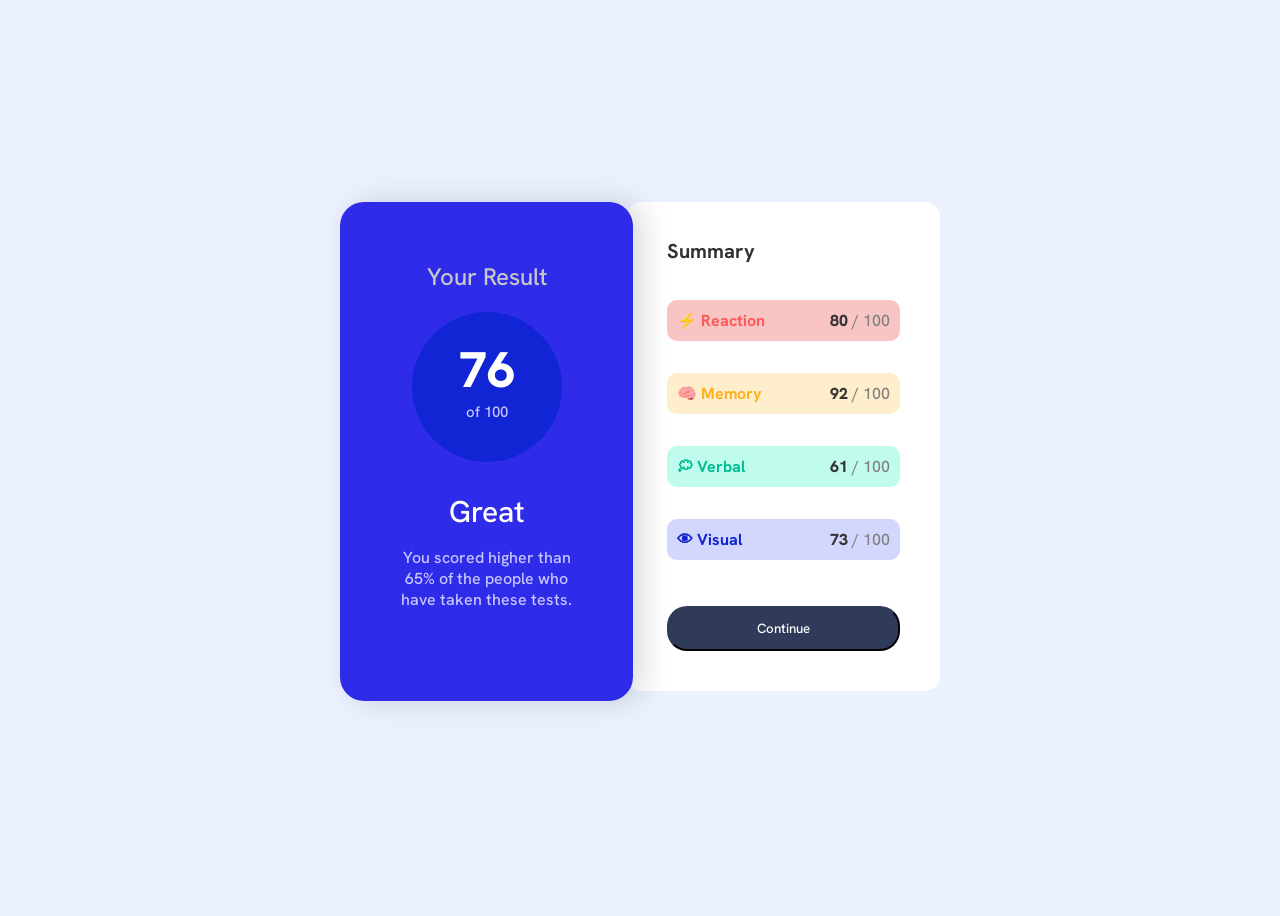
<file: results-summary-component-main/index.html>
<!DOCTYPE html>
<html lang="en">
<head>
    <meta charset="UTF-8">
    <meta name="viewport" content="width=device-width, initial-scale=1.0">
    <title>Document</title>
    <link rel="preconnect" href="https://fonts.googleapis.com">
    <link rel="preconnect" href="https://fonts.gstatic.com" crossorigin>
    <link href="https://fonts.googleapis.com/css2?family=Hanken+Grotesk:ital,wght@0,100..900;1,100..900&family=Roboto:ital,wght@0,100..900;1,100..900&display=swap" rel="stylesheet">
    <link rel="stylesheet" href= "styles.css">
</head>

<body>
    <main>
        <div class="center">
            <div class="fullbody">
                <div class="result">
                    <h2 class="restitle">Your Result</h2>
                    <div class="block">
                        <div class="circle">
                            <p class="nmbr">76</p>
                            <p class="nmbr">of 100</p>
                        </div>
                    </div>
                    <div class="stat">
                        <p class="grade">Great</p>
                        <p class="grade">You scored higher than 65% of the people who have taken these tests.</p>
                    </div>
                </div>
            
                <div class="summary">
                    <h3 class="resume">Summary</h3>
                    <p class="react">&#9889 Reaction   <span class="note"><span class="noteeleve">80</span> / 100</span></p>
                    <p class="memoire">&#129504 Memory <span class="note"><span class="noteeleve">92</span> / 100</span></p>
                    <p class="verbe">&#128493 Verbal <span class="note"><span class="noteeleve">61</span> / 100</span></p>
                    <p class="visu">&#128065 Visual <span class="note"><span class="noteeleve">73</span> / 100</span></p>
                    

                    <button class="btn">Continue</button>
                </div>
            </div>
        </div>
    </main>
</body>
</html>
</file>
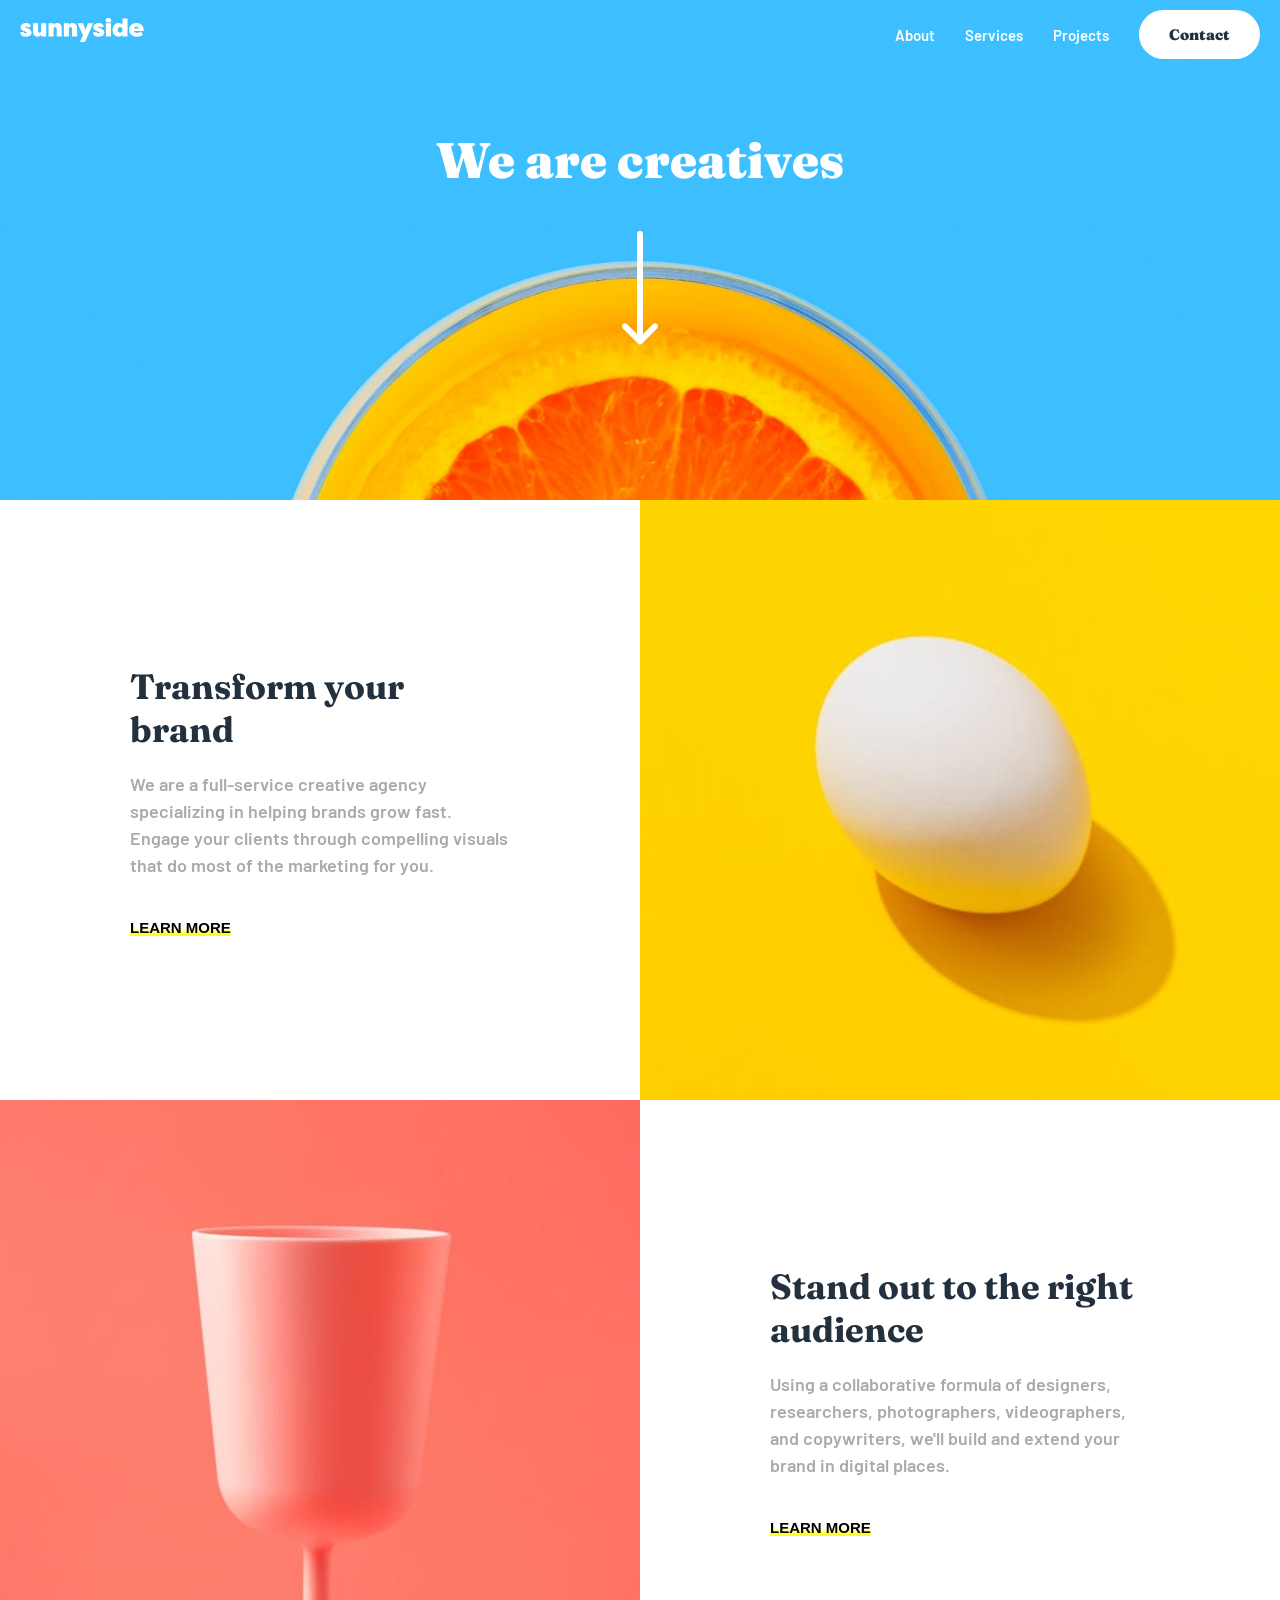
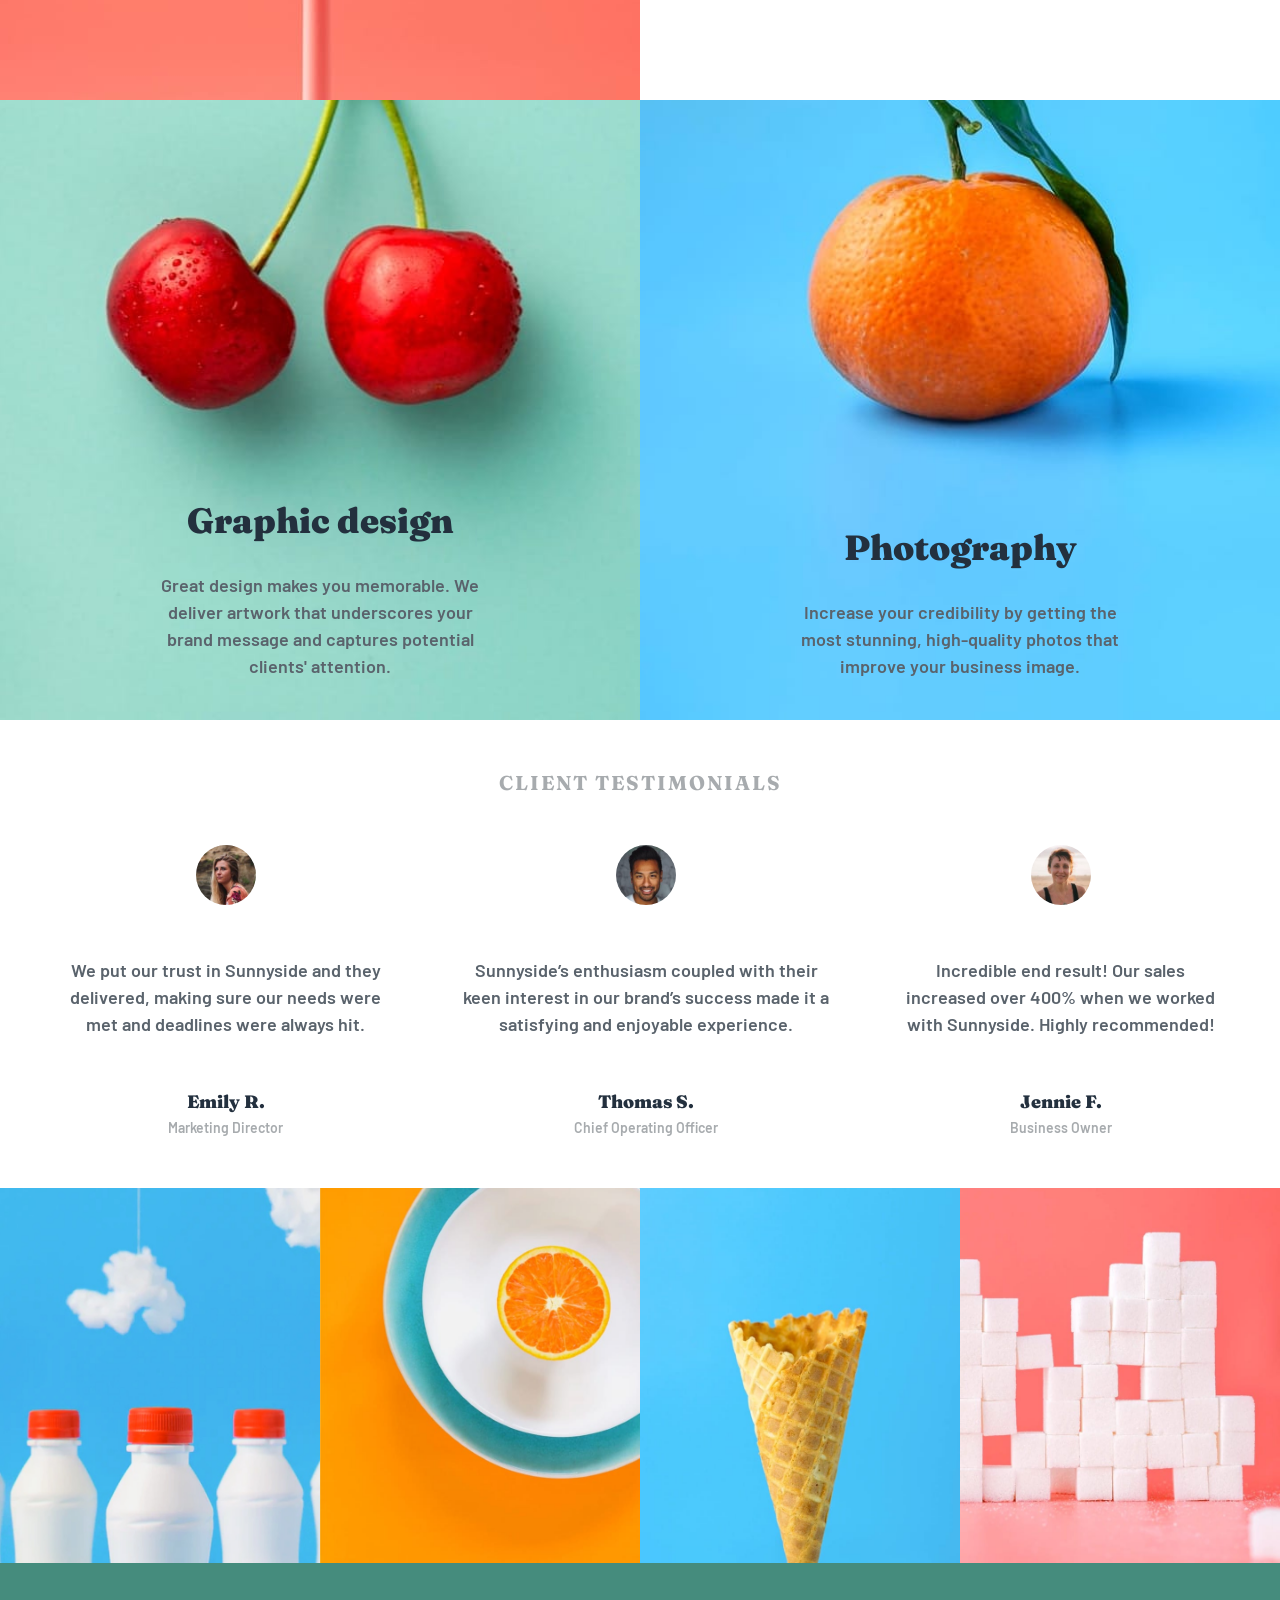
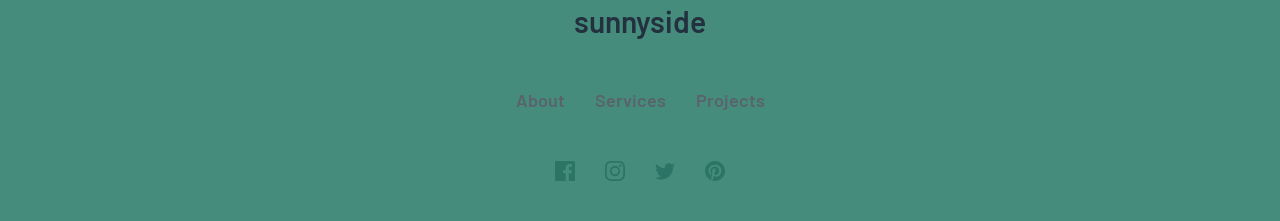
<file: sunnyside-agency-landing-page-main/index.html>
<!DOCTYPE html>
<html lang="en">

<head>
  <meta charset="UTF-8">
  <meta name="viewport" content="width=device-width, initial-scale=1.0">
  <title>Sunnyside Agency</title>
  <link rel="preconnect" href="https://fonts.googleapis.com">
  <link rel="preconnect" href="https://fonts.gstatic.com" crossorigin>
  <link
    href="https://fonts.googleapis.com/css2?family=Barlow:ital,wght@0,100;0,200;0,300;0,400;0,500;0,600;0,700;0,800;0,900;1,100;1,200;1,300;1,400;1,500;1,600;1,700;1,800;1,900&display=swap"
    rel="stylesheet">
  <link
    href="https://fonts.googleapis.com/css2?family=Fraunces:ital,opsz,wght@0,9..144,100..900;1,9..144,100..900&display=swap"
    rel="stylesheet">
  <link rel="stylesheet" href="Styles/style-mobile.css">
  <link rel="stylesheet" href="Styles/style-desktop.css">
</head>

<body>
  <header>
    <nav class="head-nav">
      <img class="logo" src="images/logo.svg" alt="">
      <div class="menu-section">
        <input type="checkbox" class="menu-toggle">
        <div class="icon">
          <img class="hamburger" src="images/icon-hamburger.svg" alt="">
        </div>
        <ul class="menu">
          <li><a href="#about"></a>About </li>
          <li><a href="#services"></a>Services</li>
          <li><a href="projects"></a>Projects</li>
          <li><a href="contact"></a>Contact</li>
        </ul>
      </div>

    </nav>
    <div class="arrow">
      <h1>
        We are creatives
      </h1>
      <img src="images/icon-arrow-down.svg" alt="">
    </div>
  </header>
  <main>

    <div class="grid">

      <div class="eggs"></div>

      <div class="transform">
        <h2>
          Transform your brand
        </h2>

        <p>
          We are a full-service creative agency specializing in helping brands grow fast.
          Engage your clients through compelling visuals that do most of the marketing for you.
        </p>

        <button>
          Learn more
        </button>
      </div>


      <div class="cup"></div>
      <div class="stand">
        <h2>
          Stand out to the right audience
        </h2>

        <p>
          Using a collaborative formula of designers, researchers, photographers, videographers, and copywriters, we'll
          build and extend your brand in digital places.
        </p>

        <button>
          Learn more
        </button>
      </div>



      <div class="graphic">
        <div class="graph-content">
          <h2>
            Graphic design
          </h2>

          <p>
            Great design makes you memorable. We deliver artwork that underscores your brand message and captures
            potential clients' attention.
          </p>
        </div>
      </div>

      <div class="photography">
        <div class="photo-content">
          <h2>
            Photography
          </h2>

          <p>
            Increase your credibility by getting the most stunning, high-quality photos that improve your business
            image.
          </p>
        </div>
      </div>
    </div>

    <div class="client">
      <h3>
        Client testimonials
      </h3>

      <div class="client-container">
        <div class="client-info">
          <img src="images/image-emily.jpg" alt="">
          <p>
            We put our trust in Sunnyside and they delivered, making sure our needs were met and deadlines were always
            hit.
          </p>

          <div class="nameplate">
            <p>
              Emily R.
            </p>
            <p>
              Marketing Director
            </p>
          </div>
        </div>

        <div class="client-info">
          <img src="images/image-thomas.jpg" alt="">
          <p>
            Sunnyside’s enthusiasm coupled with their keen interest in our brand’s success made it a satisfying and
            enjoyable experience.
          </p>

          <div class="nameplate">
            <p>
              Thomas S.
            </p>
            <p>
              Chief Operating Officer
            </p>
          </div>
        </div>

        <div class="client-info">
          <img src="images/image-jennie.jpg" alt="">
          <p>
            Incredible end result! Our sales increased over 400% when we worked with Sunnyside. Highly recommended!
          </p>

          <div class="nameplate">
            <p>
              Jennie F.
            </p>
            <p>
              Business Owner
            </p>
          </div>
        </div>
      </div>
    </div>

    <div class="bottom-pics">
      <div class="milk"></div>
      <div class="orange"></div>
      <div class="cone"></div>
      <div class="sugar"></div>
    </div>
  </main>

  <footer>

    <p>sunnyside</p>


    <nav class="foot-nav">
      <p>About</p>
      <p>Services</p>
      <p>Projects</p>
    </nav>

    <nav class="socials">
      <img src="images/icon-facebook.svg" alt="">
      <img src="images/icon-instagram.svg" alt="">
      <img src="images/icon-twitter.svg" alt="">
      <img src="images/icon-pinterest.svg" alt="">
    </nav>
  </footer>



</body>

</html>
</file>
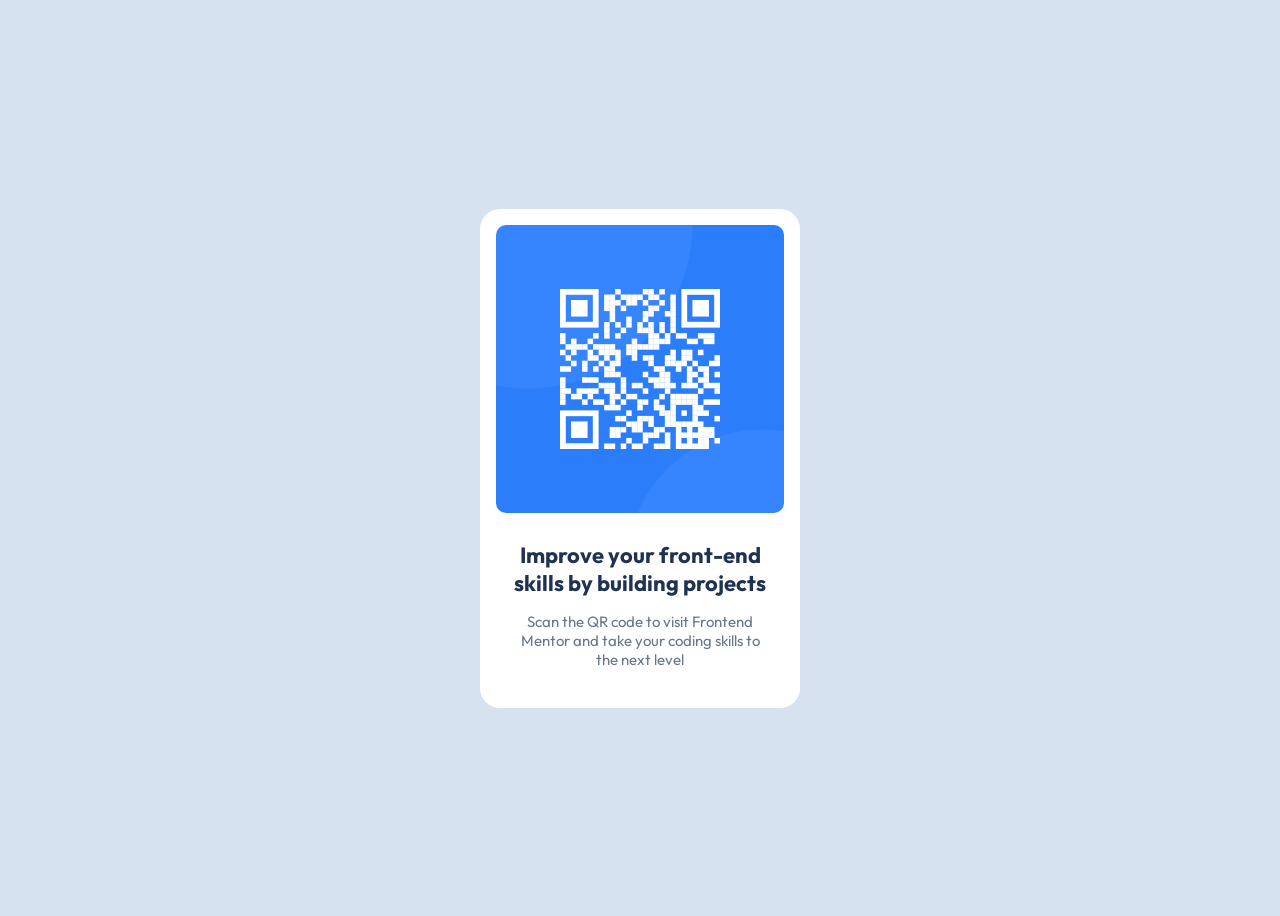
<file: 1-qr-code-component-main/1-qr-code-component-main/index.html>
<!DOCTYPE html>
<html lang="en">
<head>
    <meta charset="UTF-8">
    <meta name="viewport" content="width=device-width, initial-scale=1.0">
    <title>QR Code</title>
    <link rel="preconnect" href="https://fonts.googleapis.com">
    <link rel="preconnect" href="https://fonts.gstatic.com" crossorigin>
    <link href="https://fonts.googleapis.com/css2?family=Figtree:ital,wght@0,300..900;1,300..900&family=Outfit:wght@100..900&display=swap" rel="stylesheet">
    <link rel="stylesheet" href="styles.css">
</head>

<body>
    <div class="center">
        <div class="fullbody">
            <img src="images/image-qr-code.png" alt="L'image d'un qr code">
            <div class="content">
                
                <h1>
                    Improve your front-end skills by building projects
                </h1>
                
                <p class="maintxt">Scan the QR code to visit Frontend Mentor and take your coding skills to the next level</p>
                
                
            </div>
        </div>
    </div>
</body>
</html>
</file>
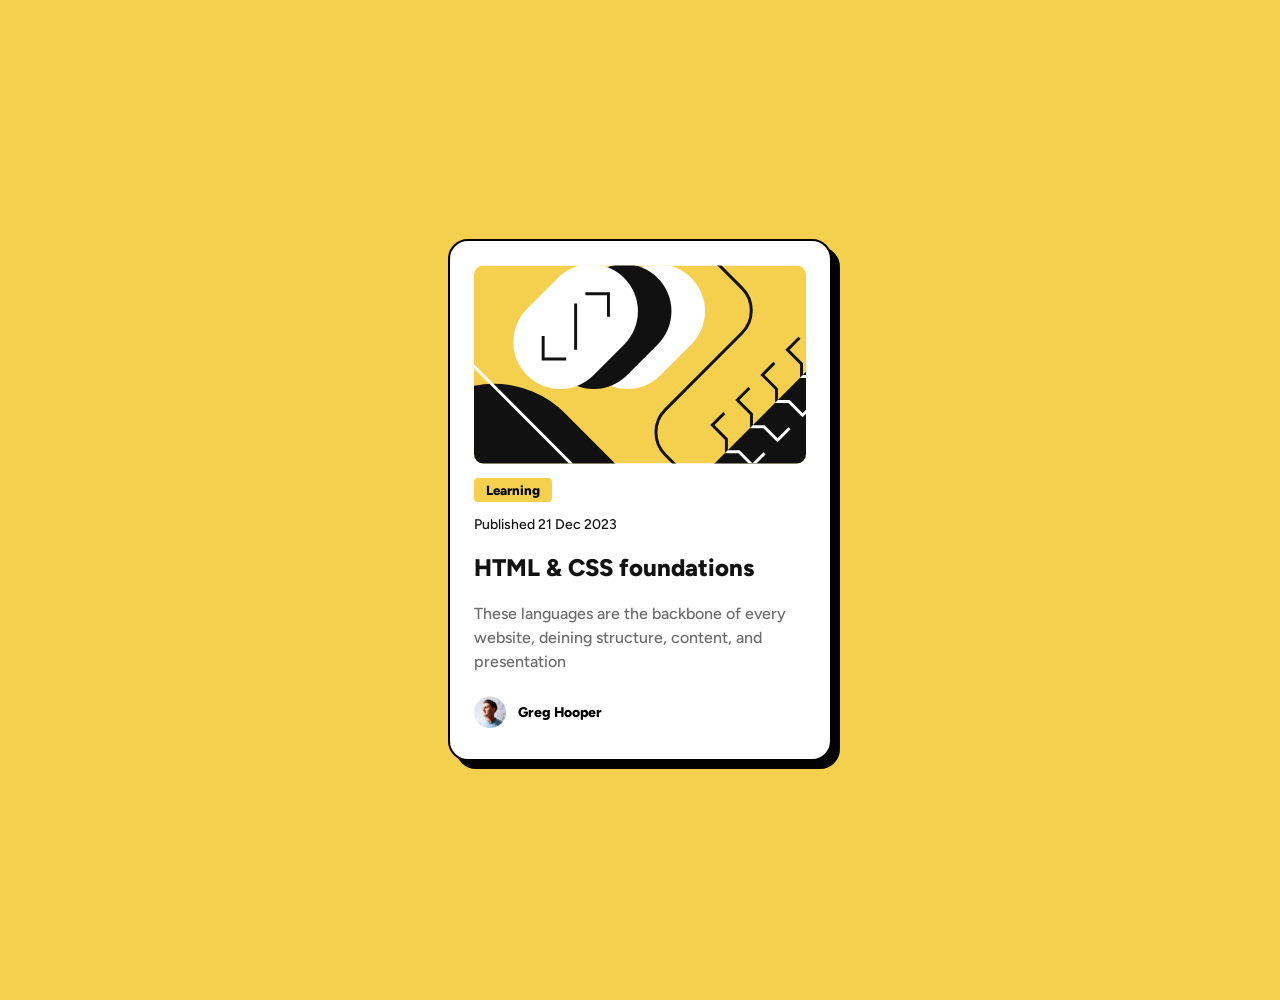
<file: 2-blog-preview-card/2-blog-preview-card/index.html>
<!DOCTYPE html>
<html lang="en">
<head>
    <meta charset="UTF-8">
    <meta name="viewport" content="width=device-width, initial-scale=1.0">
    <link rel="preconnect" href="https://fonts.googleapis.com">
    <link rel="preconnect" href="https://fonts.gstatic.com" crossorigin>
    <link href="https://fonts.googleapis.com/css2?family=Figtree:ital,wght@0,300..900;1,300..900&family=Outfit:wght@100..900&display=swap" rel="stylesheet">
    <link rel="stylesheet" href="styles.css">
    <title>Blog</title>
</head>
<body>
    <div class="center">
        <div class="fullbody">
            <img class="thumbnail" src="assets/images/illustration-article.svg" alt="Image du logo du site">
    
            <button class="learn">Learning</button>
                
            <p class="date">Published <time datetime="2023-12-21"> 21 Dec 2023</time></p>

            <h2>HTML & CSS foundations</h2>

            <p class="maintext">These languages are the backbone of every website, deining structure, content, and presentation</p>
            
            
            <div class="profilepic">
                <img class="propic" src="assets/images/image-avatar.webp" alt="">
                <p class="auteur">Greg Hooper</p>
            </div>
        </div>
    </div>
</body>
</html>
</file>
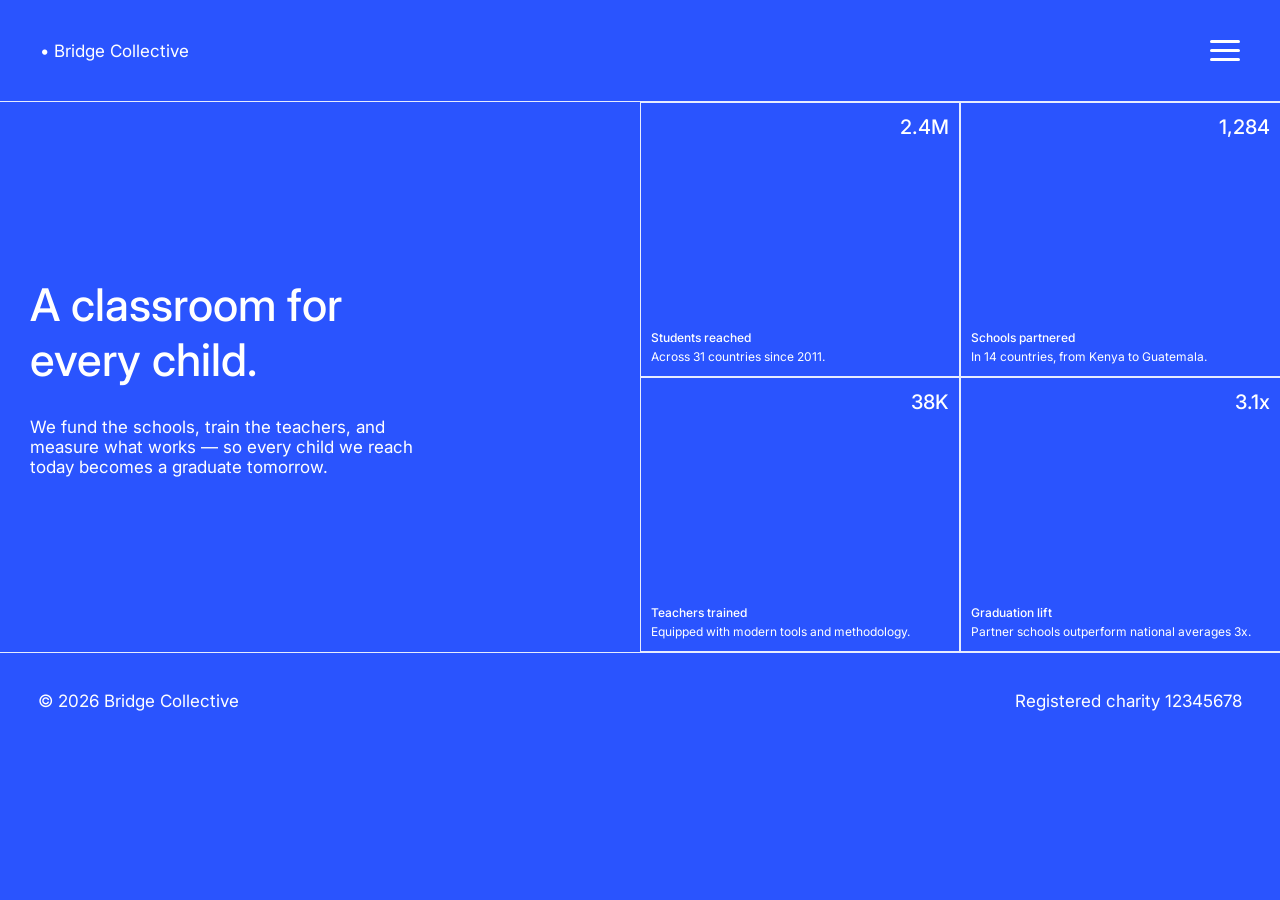
<file: grid-landing-page-main/grid-landing-page-main/index.html>
<!DOCTYPE html>
<html lang="en">
<head>
  <meta charset="UTF-8">
  <meta name="viewport" content="width=device-width, initial-scale=1.0"> <!-- displays site properly based on user's device -->
  <link rel="preconnect" href="https://fonts.googleapis.com">
  <link rel="preconnect" href="https://fonts.gstatic.com" crossorigin>
  <link href="https://fonts.googleapis.com/css2?family=Figtree:ital,wght@0,300..900;1,300..900&family=Inter:ital,opsz,wght@0,14..32,100..900;1,14..32,100..900&family=Outfit:wght@100..900&display=swap" rel="stylesheet">

  <link rel="stylesheet" href="css/styles.css">
  
  <title>Grid landing page</title>

 
</head>
<body>
  
    <header>
      
      <p>&#8226 Bridge Collective</p>
      <nav>
        <input type="checkbox" id="menu-toggle" class="menu-checkbox">
        <label for="menu-toggle" class="burger-label" aria-label="Ouvrir le menu">
          <span class="bar"></span>
          <span class="bar"></span>
          <span class="bar"></span>
        </label>
        <ul class="menu-links"> 
          <li><a href="#">About</a></li>
          <li><a href="#">Our Work</a></li>
          <li><a href="#">Partners</a></li>
          <li><a href="#">Annual Report</a></li>
          <li><a href="#">Donate</a></li>
        </ul>
      </nav>
    </header>


    <main>
      <div class="grid">
          <div class="first">
            <h1>A classroom for every child.</h1>
          
            <p>
              We fund the schools, train the teachers, and measure what works — so every child we reach today becomes a graduate tomorrow.
            </p>
          </div>

          <ul class="second">
            <li class="topright">2.4M</li>
            <div class="bottomleft">
              <li class="bold">Students reached</li>
              <li>Across 31 countries since 2011.</li>
            </div>
          </ul>
          <ul class="third">
            <li class="topright">1,284</li>
            <div class="bottomleft">
              <li class="bold">Schools partnered</li>
              <li>In 14 countries, from Kenya to Guatemala.</li>
            </div>
          </ul>
          <ul class="fourth">
            <li class="topright">38K</li>
            <div class="bottomleft">
              <li class="bold">Teachers trained</li>
              <li>Equipped with modern tools and methodology.</li>
            </div>
          </ul>
          <ul class="fifth">
            <li class="topright">3.1x</li>
            <div class="bottomleft">
              <li class="bold">Graduation lift</li>
              <li>Partner schools outperform national averages 3x.</li>
            </div>
          </ul>
      </div>
    </main>
    


    <footer>
      <p>© 2026 Bridge Collective</p>
      <p>Registered charity 12345678</p>
    </footer>
  

  
  

</body>
</html>
</file>
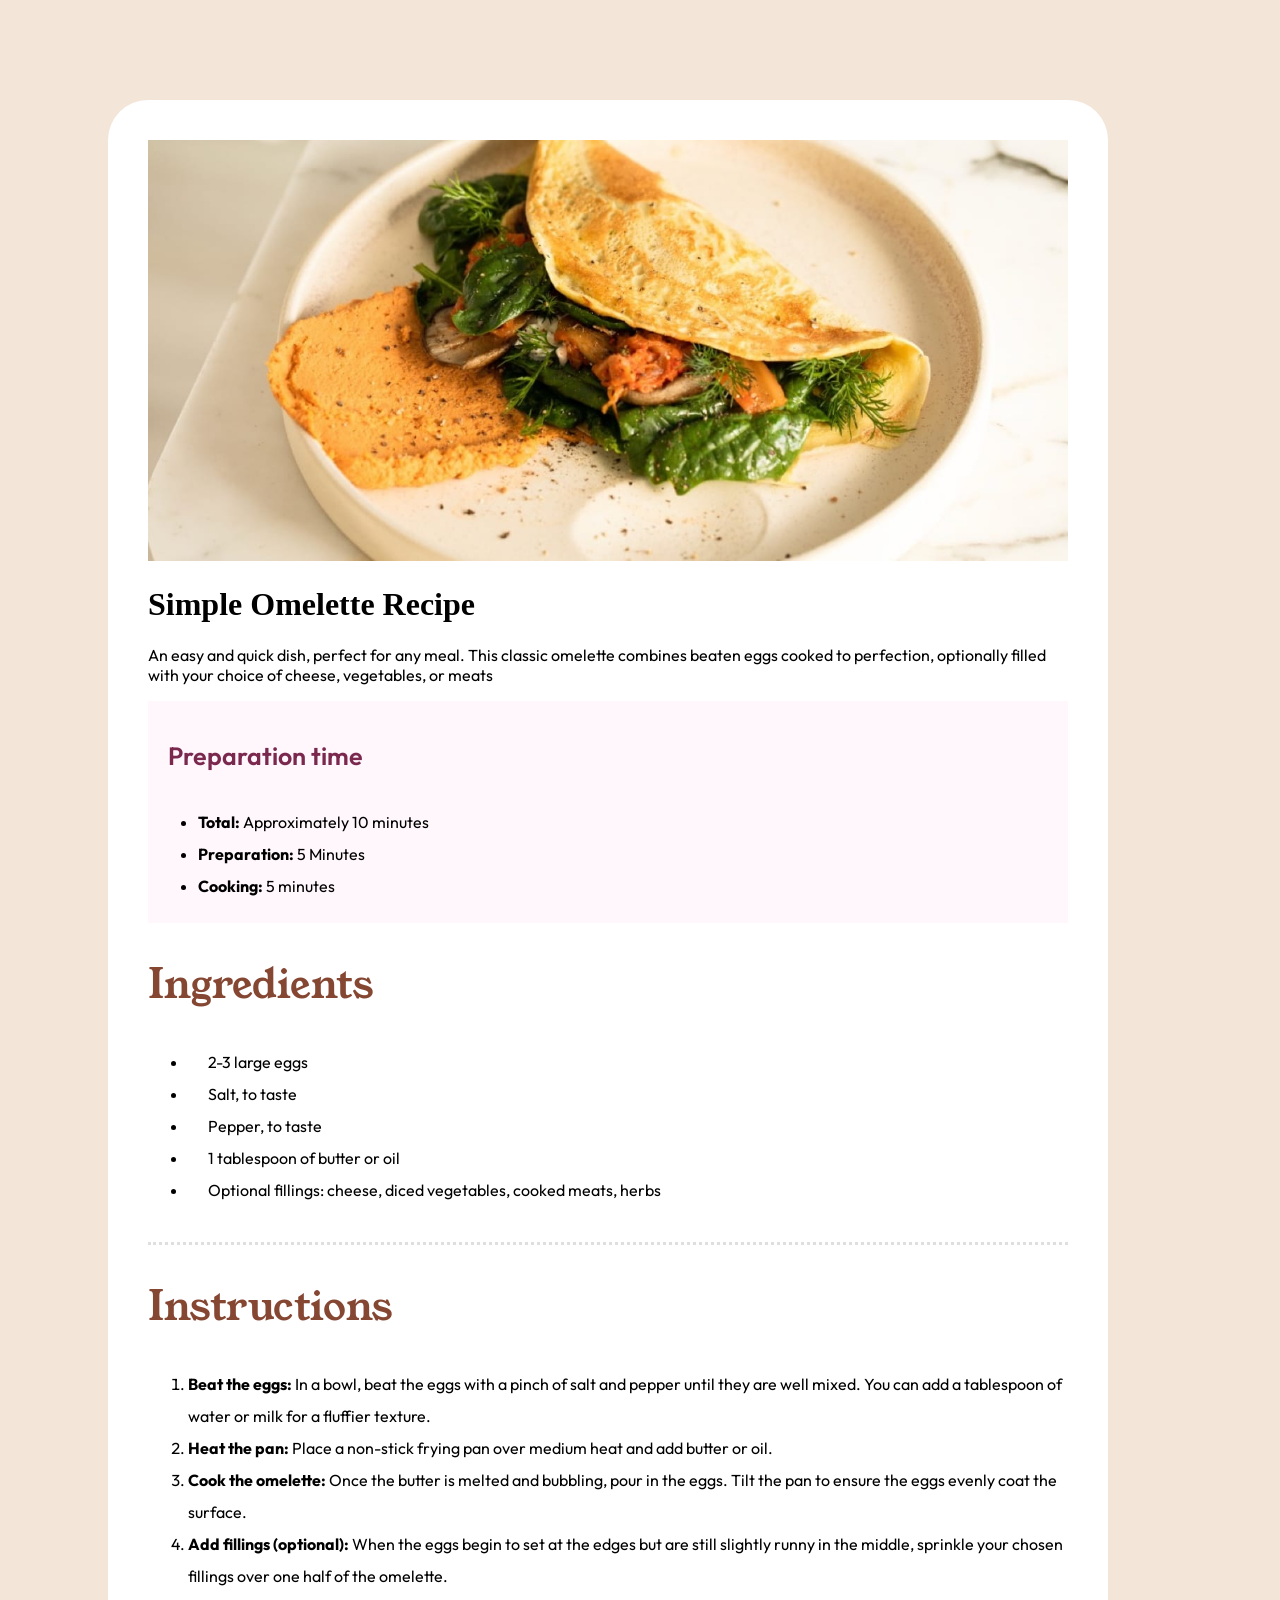
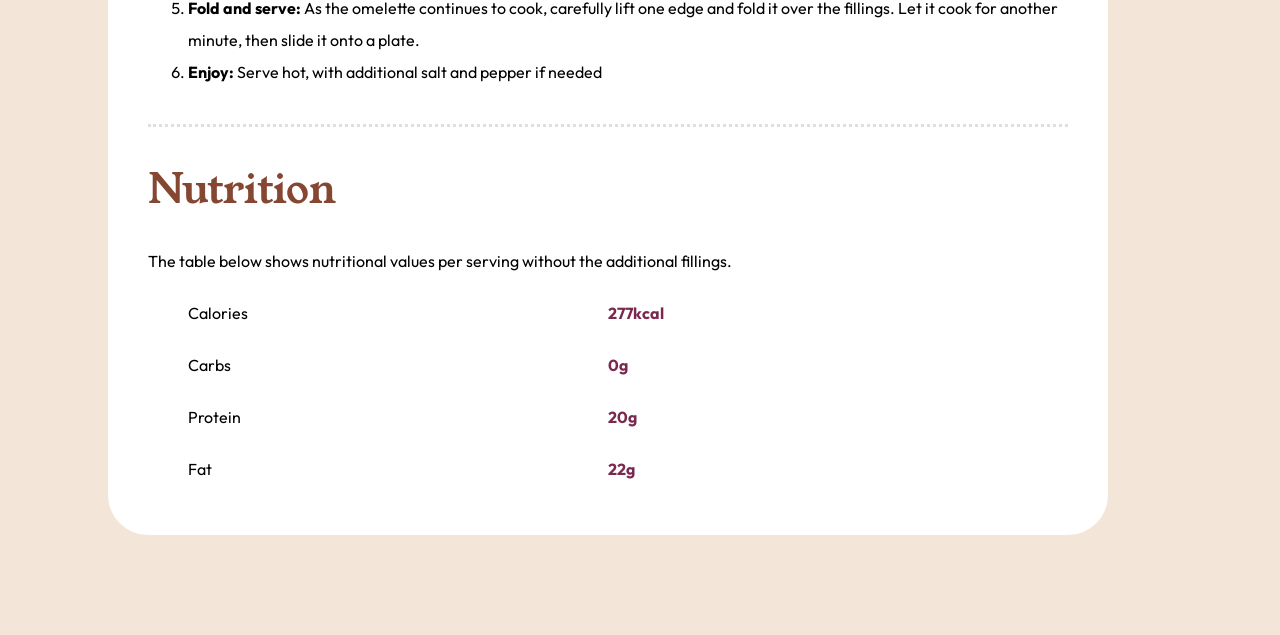
<file: recipe-page-main/recipe-page-main/index.html>
<!DOCTYPE html>
<html lang="en">
<head>
  <meta charset="UTF-8">
  <meta name="viewport" content="width=device-width, initial-scale=1.0"> <!-- displays site properly based on user's device -->

  <link rel="icon" type="image/png" sizes="32x32" href="./assets/images/favicon-32x32.png">
  <link rel="preconnect" href="https://fonts.googleapis.com">
  <link rel="preconnect" href="https://fonts.gstatic.com" crossorigin>
  <link href="https://fonts.googleapis.com/css2?family=Young+Serif&display=swap" rel="stylesheet">
  <link rel="preconnect" href="https://fonts.googleapis.com">
  <link rel="preconnect" href="https://fonts.gstatic.com" crossorigin>
  <link href="https://fonts.googleapis.com/css2?family=Outfit:wght@100..900&display=swap" rel="stylesheet">
  <link rel="stylesheet" href="styles.css">
  

  <title>Simple recipe</title>

  
</head>

<body>
    
    <div class="fullbody">
        <img class="mainimage" src="assets/images/image-omelette.jpeg" alt="L'omelette finie">
        <h1>Simple Omelette Recipe</h1>
        <p>An easy and quick dish, perfect for any meal. This classic omelette combines beaten eggs cooked to perfection, optionally filled with your choice of cheese, vegetables, or meats</p>
        <div class="prepbox">
            <p class="preparation">Preparation time</p>
            <ul class="liste1">
                <li> <strong>Total:</strong> Approximately 10 minutes</li>
                <li> <strong>Preparation:</strong> 5 Minutes</li>
                <li> <strong>Cooking:</strong> 5 minutes</li>
            </ul>
        </div>
    
    

        <h2>Ingredients</h2>
        <div class="liste2">
            <ul>
                <li>2-3 large eggs</li>
                <li>Salt, to taste</li>
                <li>Pepper, to taste</li>
                <li>1 tablespoon of butter or oil</li>
                <li>Optional fillings: cheese, diced vegetables, cooked meats, herbs</li>
            </ul>
        </div>

        
    
        <h2>Instructions</h2>
        <div class="instrubox">
            <ol class="liste3">
                <li class="eggs"> <strong>Beat the eggs:</strong> In a bowl, beat the eggs with a pinch of salt and pepper until they are well mixed. You can add a tablespoon of water or milk for a fluffier texture.</li>
                <li class="eggs"> <strong>Heat the pan:</strong> Place a non-stick frying pan over medium heat and add butter or oil.</li>
                <li class="eggs"> <strong>Cook the omelette:</strong> Once the butter is melted and bubbling, pour in the eggs. Tilt the pan to ensure the eggs evenly coat the surface.</li>
                <li class="eggs"> <strong>Add fillings (optional):</strong> When the eggs begin to set at the edges but are still slightly runny in the middle, sprinkle your chosen fillings over one half of the omelette.</li>
                <li class="eggs"> <strong>Fold and serve:</strong>  As the omelette continues to cook, carefully lift one edge and fold it over the fillings. Let it cook for another minute, then slide it onto a plate.</li>
                <li class="eggs"> <strong>Enjoy:</strong> Serve hot, with additional salt and pepper if needed</li>
            </ol>
        </div>

        

        <h2>Nutrition</h2>

        <p>The table below shows nutritional values per serving without the additional fillings.</p>
            <div class="tabnutri">
                <p class="cal">Calories</p>
                <p class="kcal">277kcal</p>
                <p class="cal">Carbs</p>
                <p class="kcal">0g</p>
                <p class="cal">Protein</p>
                <p class="kcal">20g</p>
                <p class="cal">Fat</p>
                <p class="kcal">22g</p>
            </div>
            
           
    </div>
    
    
</body>
</html>
</file>
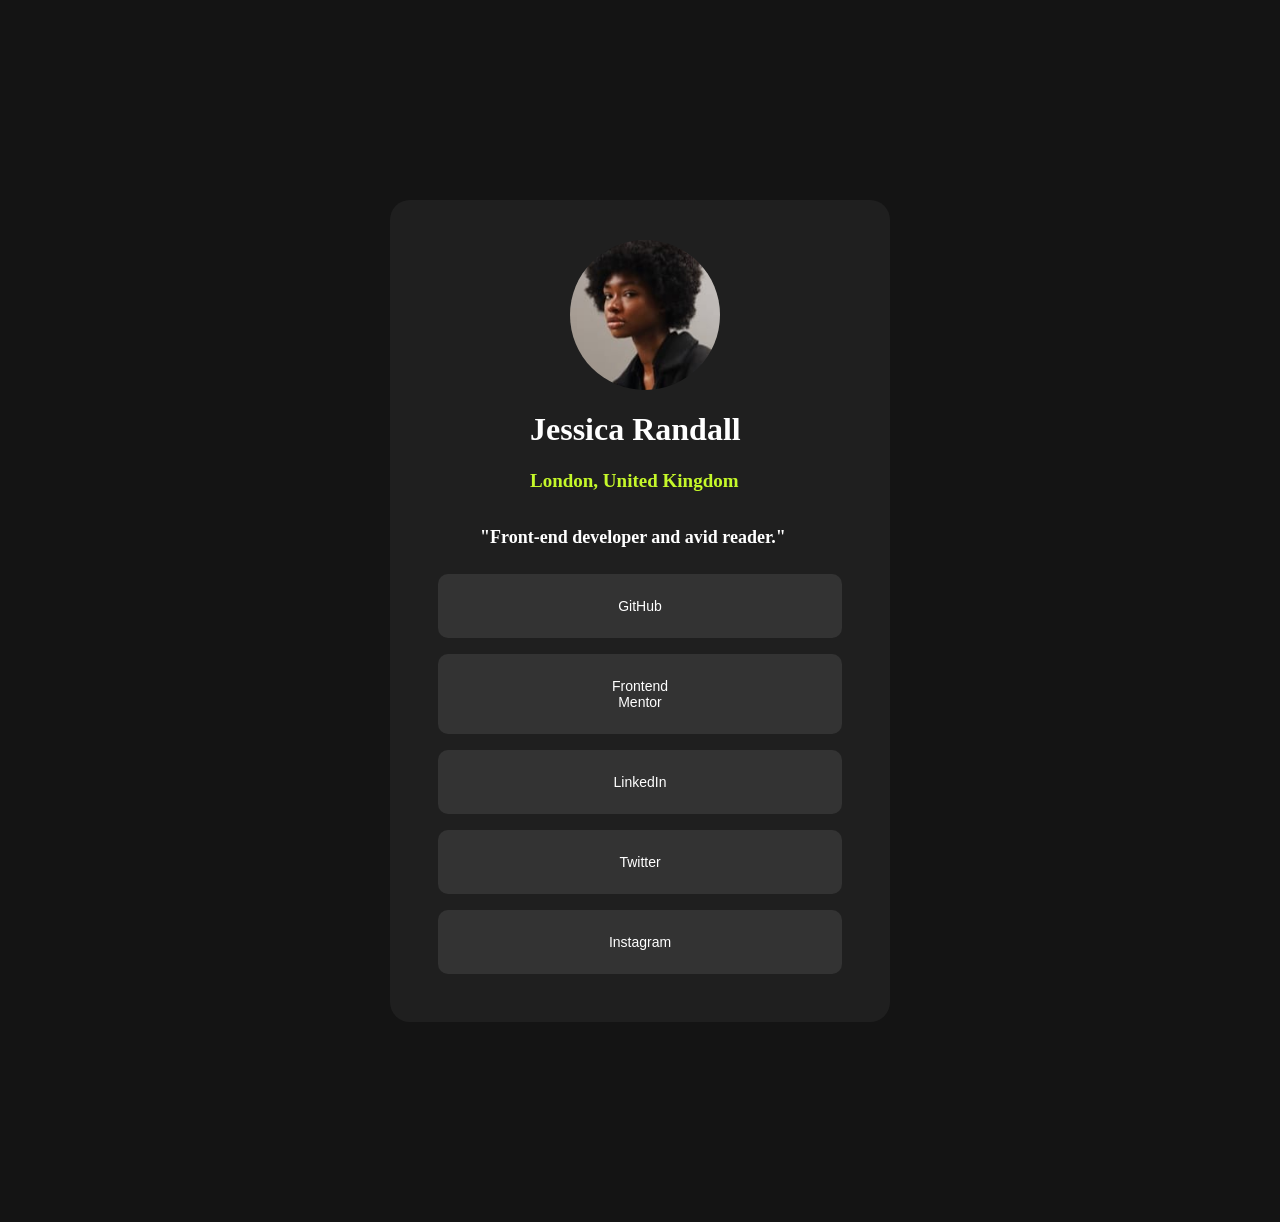
<file: social-links-profile-main/social-links-profile-main/index.html>
<!DOCTYPE html>
<html lang="en">
<head>
  <meta charset="UTF-8">
  <meta name="viewport" content="width=device-width, initial-scale=1.0"> <!-- displays site properly based on user's device -->

  <link rel="icon" type="image/png" sizes="32x32" href="./assets/images/favicon-32x32.png">
  <link rel="stylesheet" href="styles.css">
  <title>Frontend Mentor | Social links profile</title>

  
</head>
<body>
  <div class="fullbody">
      <div class="profil">
        <img class="profilpic" src="assets/images/avatar-jessica.jpeg" alt="Photo de profil de Jessica">

      </div>
    
    <h1>Jessica Randall</h1>

    <h2>London, United Kingdom</h2>

    <h3>"Front-end developer and avid reader."</h3>
  
    <div class="buttondisplay">
        <button>GitHub</button>
        <button>Frontend Mentor</button>
        <button>LinkedIn</button>
        <button>Twitter</button>
        <button>Instagram</button>
    </div>
    
  

  
  
  
  
  
  
  </div>
</body>
</html>
</file>
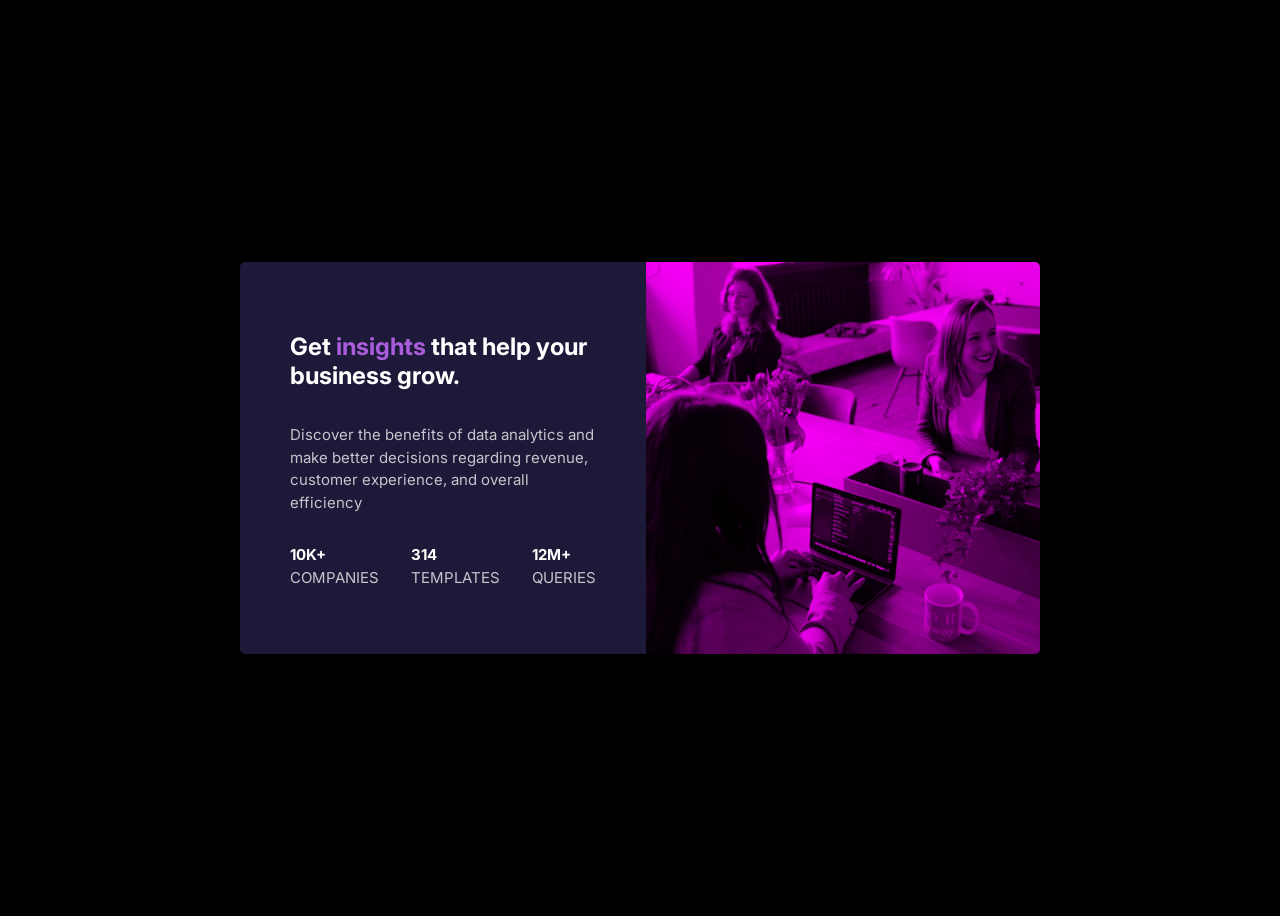
<file: stats-preview-card-component-main/stats-preview-card-component-main/index.html>
<!DOCTYPE html>
<html lang="en">
<head>
  <meta charset="UTF-8">
  <meta name="viewport" content="width=device-width, initial-scale=1.0">
  <title>Stats Preview</title>
  <link rel="preconnect" href="https://fonts.googleapis.com">
  <link rel="preconnect" href="https://fonts.gstatic.com" crossorigin>
  <link href="https://fonts.googleapis.com/css2?family=Figtree:ital,wght@0,300..900;1,300..900&family=Inter:ital,opsz,wght@0,14..32,100..900;1,14..32,100..900&family=Outfit:wght@100..900&display=swap" rel="stylesheet">
  <link rel="stylesheet" href="style.css">
</head>
<body>
  <div class="center">
    <div class="mainbox">
      
      
      <div class="leftblock">
        <h2>Get <span>insights</span> that help your business grow.</h2>

        <p>Discover the benefits of data analytics and make better decisions regarding revenue, customer experience, and overall efficiency</p>
        <div class="stats">
          <p><span class="stat">10K+</span> COMPANIES</p>
          <p><span class="stat">314</span> TEMPLATES</p>
          <p><span class="stat">12M+</span> QUERIES</p>
        </div>
      </div>

      <div class="picture">
        <img src="images/image-header-desktop.jpg" alt="">
      </div>
    </div>
  </div>



</body>
</html>
</file>
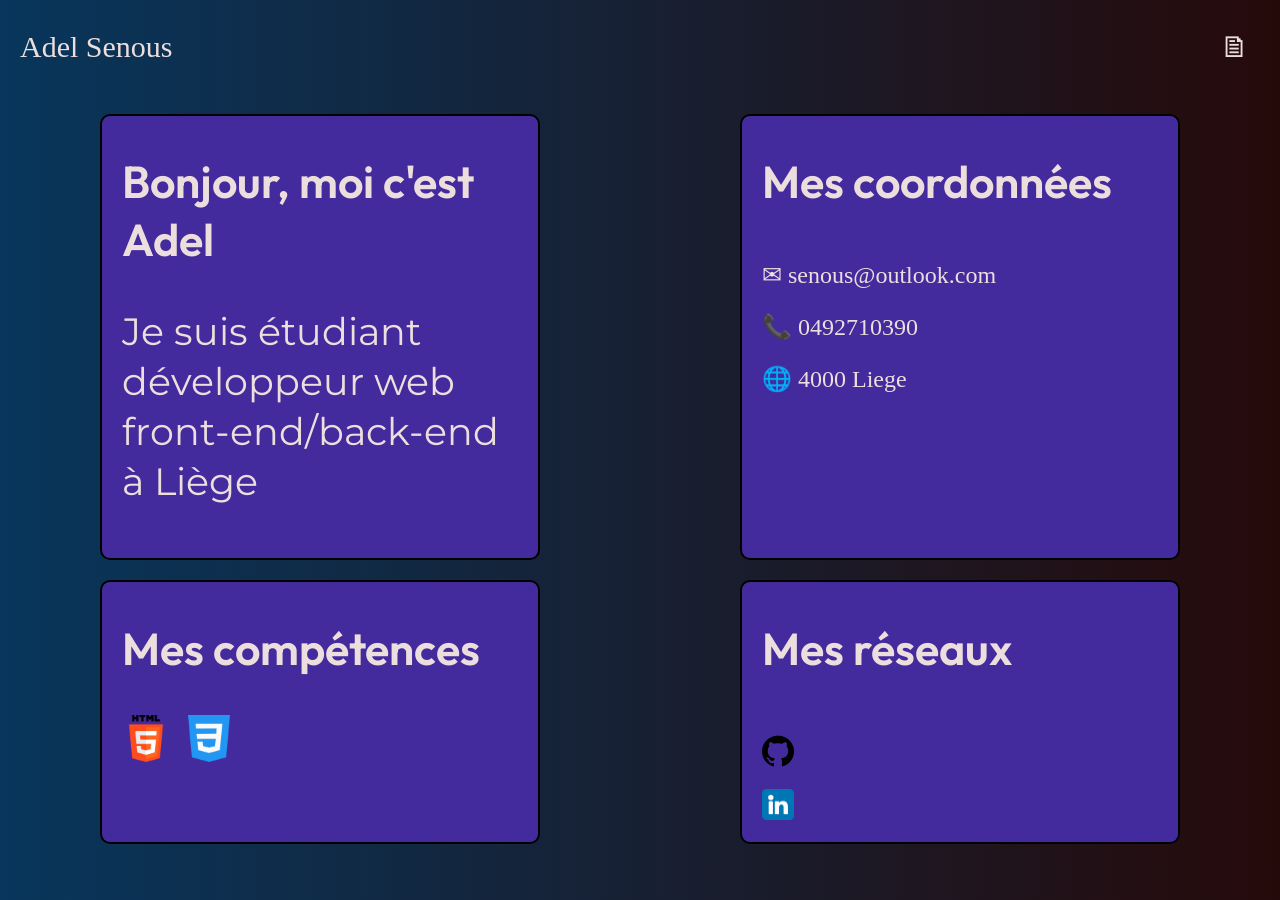
<file: vcard project/vCard/index.html>
<!DOCTYPE html>
<html lang="fr">
<head>
    <meta charset="UTF-8">
    <meta name="viewport" content="width=device-width, initial-scale=1.0">
    <title>vCard Adel Senous</title>
    <link rel="preconnect" href="https://fonts.googleapis.com">
    <link rel="preconnect" href="https://fonts.gstatic.com" crossorigin>
    <link href="https://fonts.googleapis.com/css2?family=Outfit:wght@100..900&display=swap" rel="stylesheet">
    <link href="https://fonts.googleapis.com/css2?family=Montserrat:ital,wght@0,100..900;1,100..900&display=swap" rel="stylesheet">
    <link rel="stylesheet" href="Styles/style-desktop.css">
</head>
<body>
    <header class="header-site">
        <div class="name">
            <p>Adel Senous</p>
        </div>
        <nav class="head-nav">
            <a href="Ressources/CV SENOUS Adel 2026.pdf" download="CV_ADEL">&#128462;</a>
            <a href="Ressources/CV SENOUS Adel 2026.pdf" download="CV_ADEL">Télécharger mon CV</a>           
            <span>Télécharger mon CV</span>
        </nav>
    </header>

    <main>
        <div class="center">
            <div class="main-card">
                <h2>Bonjour, moi c'est Adel</h2>
                <h2>Je suis étudiant développeur web front-end/back-end à Liège</h2>
            </div>
            <section class="info">
                <h2>Mes coordonnées</h2>
                <ul>
                    <li><a href="mailto:senous@outlook.com">&#9993; senous@outlook.com</a></li>
                    <li>&#128222; 0492710390</li>
                    <li>&#x1F310; 4000 Liege</li>
                </ul>
            </section>
            <section class="socials">
                <h2>Mes réseaux</h2>
                <div class="icon-container">
                    <a class="logo" href="https://github.com/alafir/Portfolio" target="_blank"><img src="Logo/github.png" alt=""></a>
                    <span class="texte">Github</span>
                </div>
                <div class="icon-container">
                    <a class="logo" href="https://be.linkedin.com/in/adel-senous-488463299" target="_blank"><img src="Logo/linkedin.png" alt=""></a>
                    <span class="texte">Linkedin</span>
                </div>
                
            </section>

            <section class="skills">
                <h2>Mes compétences</h2>
                <div class="icon-container">
                    <img class="logo" title="HTML 5" src="Logo/html-5.png" alt="">
                    <img class="logo" title="CSS 3" src="Logo/css-3.png" alt="">
                </div>
            </section>
        </div>
        
    </main>    
</body>
</html>
</file>
<file: results-summary-component-main/styles.css>
:root {
   --font : "Hanken Grotesk";
}

@media screen and (max-width: 767px) {
   html, body {
      margin: 0;
      padding: 0;
      width: 100%;
      height: 100%;
   }
   
}

html {
    background-color: hsl(221, 100%, 96%);
}

 
.center {
    display: flex;
    justify-content: center;
    align-items: center;
    min-height: 100vh;
}  




   

@media screen and (min-width: 768px) {
   .fullbody {
    display: flex;
    max-width: 600px;
    max-height: 489px;
    padding-inline: 16px;
    padding-top: 16px;
    padding-bottom: 40px;  
}
   
}

.result {
   background-color: hsl(241, 81%, 54%);
   border-bottom-left-radius: 24px;
   border-bottom-right-radius: 24px;
   max-width: 375px;
   text-align: center;
   box-shadow: 10px 0px 30px rgba(0, 0, 0, 0.15);
   position: relative;
   z-index: 2;
   padding-top: 10px;
   padding-bottom: 24px;
   margin-bottom: -13px;
}


@media screen and (min-width: 768px) {
   .result {
    flex: 1;
    background-color: hsl(241, 81%, 54%);
    max-width: 307px;
    max-height: 499px;
    padding: 40px; 
    box-sizing: border-box;
    border-radius: 24px;
    text-align: center;
    position: relative;
    z-index: 2; /*met ce bloc au dessus sur l index z*/
    box-shadow: 10px 0px 30px rgba(0, 0, 0, 0.15);
    margin-right: -6px; /*permet l'effet de fondu entre les 2 blocs*/
}
}



.restitle {
    color: hsl(0, 0%, 78%);
    font-family: var(--font), serif;
    font-weight: 500;
    
}

.block {
    display: flex;
    justify-content: center;
    align-items: center;
}

.circle {
    background-color: hsl(234, 85%, 45%);
    width: 150px;
    height: 150px;
    border-radius: 50%;
    display: flex;
    flex-direction: column;
}

.nmbr:first-child{
        font-family: var(--font), serif;
        font-size: 50px;
        font-weight: 800;
        color: hsl(0, 0%, 100%);
        margin-bottom: 0;
        margin-top: 25px;
 }

 .nmbr:last-child {
    color: hsl(241, 100%, 89%);
    font-family: var(--font), serif;
    font-size: 15px;
    font-weight: 500;
    margin-top: 0;
 }

 .stat {
    margin-inline: 16px;
 }

 .grade { 
    font-family: var(--font), serif;
    font-weight: 500;
 }

 .grade:first-child {
    font-size: 30px;
    color: hsl(0, 0%, 100%);
    margin-bottom: 10px;
 }

 .grade:last-child {
    color: hsl(241, 100%, 89%);
    text-align: center;
 }

 .summary {
   background-color: hsl(0, 0%, 100%);
   margin: 0 auto;
   max-width: 375px;
   padding-bottom: 70px;
   padding-inline: 24px;
   padding-top: 10px;
   position: relative;
   z-index: 1;
 }

 @media screen and (min-width: 768px){
    .summary {
    flex: 1;
    background-color: hsl(0, 0%, 100%);
    max-width: 300px;
    max-height: 499px;
    padding-inline: 40px;
    padding-top: 16px;
    padding-bottom: 40px;
    border-radius: 15px;
    display: flex;
    flex-direction: column;
    justify-content: space-between;
    position: relative;
    z-index: 1;
 }
   
 }



 .resume {
    font-family: var(--font);
    text-align: left;
    font-size: 20px;
    font-weight: 700;
    color: rgb(49, 49, 49);
 }

 .react {
    background-color: rgb(248, 196, 196);
    color: hsl(0, 100%, 67%);
    padding-block: 10px;
    border-radius: 10px;
    padding-inline: 10px;
    font-family: var(--font), serif;
    font-weight: 700;
 }

 .memoire {
    background-color: hsl(40, 100%, 90%);
    color: hsl(39, 100%, 56%);
    padding-block: 10px;
    border-radius: 10px;
    padding-inline: 10px;
    font-family: var(--font), serif;
    font-weight: 700;
 }


 .verbe {
    background-color: hsl(165, 91%, 87%);
    color: hsl(166, 100%, 37%);
    padding-block: 10px;
    border-radius: 10px;
    padding-inline: 10px;
    font-family: var(--font), serif;
    font-weight: 700;
 }

 .visu {
    background-color: hsl(234, 91%, 91%);
    color: hsl(234, 85%, 45%);
    padding-block: 10px;
    border-radius: 10px;
    padding-inline: 10px;
    font-family: var(--font), serif;
    font-weight: 700;
 }

:is(span.note) { /*permet de selectionner une classe spécifique*/
    color: gray;
    font-weight: 500;
 }

 :is(span.noteeleve) {
   color: rgb(53, 53, 53);
   font-weight: 800;
 }

 .note {
    float: right;
 }

 .btn {
    background-color: hsl(224, 30%, 27%);
    color: hsl(0, 0%, 100%);
    font-family: var(--font), serif;
    font-weight: 500;
    padding: 12px 135px;
    border-color: hsl(224, 30%, 27%);
    border-radius: 20px;
    margin-top: 30px;
 }

 @media screen and (min-width: 768px) {
    .btn {
    background-color: hsl(224, 30%, 27%);
    color: hsl(0, 0%, 100%);
    font-family: var(--font), serif;
    font-weight: 500;
    padding: 12px 88px;
    border-color: hsl(224, 30%, 27%);
    border-radius: 20px;
    margin-top: 30px;
 }
   
 }
</file>
<file: sunnyside-agency-landing-page-main/Styles/style-mobile.css>
@media screen and (max-width: 768px) {
    
    :root {
        --grey950 : hsl(212, 27%, 19%);
        --grey600 : hsl(213, 9%, 39%);
        --grey550 : hsl(232, 10%, 55%);
        --grey400 : hsl(210, 4%, 67%);
        --barlow : "Barlow", serif;
        --frau : "Fraunces", serif;
        --green500 : hsl(167, 34%, 41%);
        --yellow : hsl(51, 100%, 49%);
    }

    html {
        font-size: 62.5%;
    }

    * {
        margin: 0 auto;
        padding: 0;
    }

    header {
        background-image: url("../images/mobile/image-header.jpg");
        background-repeat: no-repeat;
        background-size: cover;
        background-position: center;
        text-align: center;
        height: 50rem;
        max-height: 100%;
    }

    .logo {
        width: 9.5rem;
        max-width: 100%;
        padding-top: 1rem;
    }

    p {
        font-size: 1.8rem;
    }


    h1 {
        font-family: var(--frau);
        font-weight: 900;
        font-size: 5rem;
        color: white;
        text-align: center;
        padding: 4rem 0;
    }

    nav {
        position: relative;
        display: flex;
        flex-direction: row;
        justify-content: space-between;
        align-items: center;
        max-width: 100%;
    }

    .head-nav {
        gap: 15rem;
    }

    ul {
        list-style: none;
    }

    .menu-section {
        padding-top: 1rem;
        display: flex;
        justify-content: center;
        align-items: center;
        position: relative;
    }

    .menu {
        opacity: 0;
        display: flex;
        flex-direction: column;
        position: fixed;
        transform: translate(-50%, 70%) scale(1);
        justify-content: center;
        align-items: center;
        gap: 3rem;
    }

    .icon {
        height: 2rem;
        width: 2.5rem;
        cursor: pointer;
    }

    .icon img {
        max-width: 100%;
        height: auto;
    }

    .menu-toggle {
        opacity: 0;
        position: absolute;
        width: 100%;
        height: 100%;
        cursor: pointer;
    }

    .menu-toggle:checked ~ .menu {
        opacity: 1;
        background-color: white;
        height: 30rem;
        width: 30rem;
    }

    .menu li {
        font-size: 20px;
        font-family: var(--barlow);
        font-weight: 600;
        color: var(--grey550);
        cursor: pointer;
    }

    .menu li:last-child {
        background-color: var(--yellow);
        font-family: var(--frau);
        font-weight: 900;
        color: var(--grey950);
        padding: 1.5rem;
        border-radius: 50%;
    }

    .arrow {
        display: block;
        margin: 30px;
    }

    .eggs {
        background-image: url("../images/mobile/image-transform.jpg");
        background-size: cover;
        background-position: center;
        height: 32rem;
        max-height: 100%;
    }

    h2 {
        font-family: var(--frau);
        font-weight: 700;
        color: var(--grey950);
        font-size: 3.5rem;
        text-align: center;
    }

    .transform {
        padding-inline: 2rem;
        padding-block: 4rem;
        text-align: center;
    }

    .transform p {
        padding-top: 2rem;
        padding-bottom: 1rem;
        font-family: var(--barlow);
        font-weight: 600;
        line-height: 1.5;
        color: var(--grey400);
    }

    button {
        text-transform: uppercase;
        border: transparent;
        background: linear-gradient(to bottom, transparent 50%, yellow);
        font-weight: bold;
        font-size: 15px;
        margin-top: 30px;
        
    }

    .cup {
        background-image: url("../images/mobile/image-stand-out.jpg");
        background-size: cover;
        background-position: center;
        height: 32rem;
        max-height: 100%;
    }

    .stand {
        padding-inline: 2rem;
        padding-block: 4rem;
        text-align: center;
    }

    .stand p {
        padding-top: 2rem;
        padding-bottom: 1rem;
        font-family: var(--barlow);
        font-weight: 600;
        line-height: 1.5;
        color: var(--grey400);
    }

    .graphic {
        background-image: url("../images/mobile/image-graphic-design.jpg");
        background-size: cover;
        background-position: center;
        height: 62rem;
        max-height: 100%;
        text-align: center;
        position: relative;
    }

    .graph-content h2 {
        font-family: var(--frau);
        font-weight: 900;
        font-size: 3.5rem;
        color: var(--grey950);
        padding-bottom: 3rem;
    }

    .graph-content p {
        font-family: var(--barlow);
        color: var(--grey600);
        font-weight: 600;
        padding-inline: 2rem;
    }

    .graph-content {
        position: absolute;
        bottom: 4rem;
    }

    .photography {
        background-image: url("../images/mobile/image-photography.jpg");
        background-size: cover;
        background-position: center;
        height: 62rem;
        max-height: 100%;
        text-align: center;
        position: relative;
    }

    .photo-content h2 {
        font-family: var(--frau);
        font-weight: 900;
        font-size: 3.5rem;
        color: var(--grey950);
        padding-bottom: 3rem;
    }

    .photo-content p {
        font-family: var(--barlow);
        color: var(--grey600);
        font-weight: 600;
        padding-inline: 2rem;
    }

    .photo-content {
        position: absolute;
        bottom: 4rem;
    }

    .client {
        display: flex;
        flex-direction: column;
        align-items: center;
        justify-content: center;
        text-align: center;
        gap: 3rem;
        margin-inline: 3rem;
    }

    .client img {
        height: 6rem;
        width: 6rem;
        border-radius: 50%;
    }

    .client h3 {
        font-size: 2rem;
        color: var(--grey400);
        font-family: var(--frau);
        font-weight: 700;
        margin-block: 5rem;
        text-transform: uppercase;
        letter-spacing: 0.2rem;
    }

    .client-info > p {
        font-family: var(--barlow);
        font-weight: 600;
        color: var(--grey600);
        line-height: 1.5;
        padding-block: 3rem;
    }

    .nameplate {
        line-height: 1.5;
        padding-bottom: 1rem;
    }

    .nameplate p:first-child{
        font-family: var(--frau);
        font-weight: 900;
        color: var(--grey950);
    }

    .nameplate p:last-child {
        font-family: var(--barlow);
        font-weight: 600;
        font-size: 1.4rem;
        color: var(--grey400);
        padding-top: 0.2rem;
    }

    .bottom-pics {
        display: grid;
        grid-template-columns: 1fr 1fr;
        grid-template-rows: 1fr 1fr;
        margin-top: 4rem;
        width: 100%;
    }

    .milk {
        background-image: url("../images/mobile/image-gallery-milkbottles.jpg");
        background-size: cover;
        background-position: center;
        width: 100%;
        height: 20rem;
        grid-column: 1 / 2;
        grid-row: 1 / 2;
    }

    .orange {
        background-image: url("../images/mobile/image-gallery-orange.jpg");
        background-size: cover;
        background-position: center;
        width: 100%;
        height: 20rem;
        grid-column: 2 / 3;
        grid-row: 1 / 2;
    }

    .cone {
        background-image: url("../images/mobile/image-gallery-cone.jpg");
        background-size: cover;
        background-position: center;
        width: 100%;
        height: 20rem;
        grid-column: 1 / 2;
        grid-row: 2 / 3;
    }

    .sugar {
        background-image: url("../images/mobile/image-gallery-sugar-cubes.jpg");
        background-size: cover;
        background-position: center;
        width: 100%;
        height: 20rem;
        grid-column: 2 / 3;
        grid-row: 2 / 3;

    }

    footer {
        height: 20rem;
        background-color: var(--green500);
        padding-top: 4rem;
        display: flex;
        flex-direction: column;
    }

    .foot-nav p {
        font-family: var(--barlow);
        font-weight: 600;
        color: var(--grey600);
    }

    footer > p {
        font-family: var(--barlow);
        font-weight: 600;
        color: var(--grey950);
        font-size: 3rem; 
    }

    .foot-nav {
        padding-block: 5rem;
        margin-inline: 2rem;
    }

    .socials {
        margin-inline: 10rem;
    }

}
</file>
<file: sunnyside-agency-landing-page-main/Styles/style-desktop.css>
@media screen and (min-width: 769px) {

    :root {
        --grey950: hsl(212, 27%, 19%);
        --grey600: hsl(213, 9%, 39%);
        --grey550: hsl(232, 10%, 55%);
        --grey400: hsl(210, 4%, 67%);
        --barlow: "Barlow", serif;
        --frau: "Fraunces", serif;
        --green500: hsl(167, 34%, 41%);
        --yellow: hsl(51, 100%, 49%);
    }

    html {
        font-size: 62.5%;
    }

    * {
        margin: 0 auto;
        padding: 0;
    }

    header {
        background-image: url("../images/desktop/image-header.jpg");
        background-repeat: no-repeat;
        background-size: cover;
        background-position: center;
        text-align: center;
        height: 50rem;
    }

    .logo {
        max-width: 100%;
        margin-left: 2rem;
    }

    p {
        font-size: 1.8rem;
    }

    h1 {
        font-family: var(--frau);
        font-weight: 900;
        font-size: 5rem;
        color: white;
        text-align: center;
        padding: 4rem 0;
    }

    nav {
        position: relative;
        display: flex;
        flex-direction: row;
        justify-content: space-between;
        align-items: center;
        max-width: 100%;
    }

    .head-nav {
        gap: 15rem;
    }

    ul {
        list-style: none;
    }

    .menu-section {
        padding-top: 1rem;
        margin-right: 2rem;
        display: flex;
        justify-content: center;
        align-items: center;
        position: relative;
    }

    .menu-toggle {
        display: none;
    }

    .menu {
        display: flex;
        flex-direction: row;
        justify-content: center;
        align-items: center;
        gap: 3rem;
    }

    .icon {
        display: none;
    }

    .menu li {
        font-size: 1.5rem;
        font-family: var(--barlow);
        font-weight: 600;
        color: white;
        cursor: pointer;
    }

    .menu li:last-child {
        background-color: white;
        font-family: var(--frau);
        font-weight: 900;
        color: var(--grey950);
        padding-block: 1.5rem;
        border-radius: 3rem;
        padding-inline: 3rem;
    }

    .arrow {
        display: block;
        margin: 30px;
    }

    .grid {
        display: grid;
        grid-template-columns: 1fr 1fr;
    }

    .eggs {
        background-image: url("../images/desktop/image-transform.jpg");
        background-size: cover;
        background-position: center;
        height: 60rem;
        max-height: 100%;
        width: 100%;
        grid-column: 2 / 3;
    }

    h2 {
        font-family: var(--frau);
        font-weight: 700;
        color: var(--grey950);
        font-size: 3.5rem;
        text-align: center;
    }

    .transform {
        text-align: left;
        grid-column: 1 / 2;
        grid-row: 1 / 2;
        align-content: center;
        margin-inline: 5rem;

        button {
            text-transform: uppercase;
            border: transparent;
            background: linear-gradient(to bottom, transparent 50%, yellow);
            font-weight: bold;
            font-size: 15px;
            margin-top: 30px;
            margin-left: 8rem;
            cursor: pointer;
        }
    }

    .transform p {
        padding-top: 2rem;
        padding-bottom: 1rem;
        font-family: var(--barlow);
        font-weight: 600;
        line-height: 1.5;
        color: var(--grey400);
        text-align: left;
        padding-inline: 8rem;
    }

    .transform h2,
    .stand h2 {
        text-align: left;
        padding-inline: 8rem;
    }



    .cup {
        background-image: url("../images/desktop/image-stand-out.jpg");
        background-size: cover;
        background-position: center;
        height: 60rem;
        max-height: 100%;
        width: 100%;
        grid-column: 1 / 2;
    }

    .stand {
        text-align: left;
        grid-column: 2 / 3;
        align-content: center;
        margin-inline: 5rem;

        button {
            text-transform: uppercase;
            border: transparent;
            background: linear-gradient(to bottom, transparent 50%, yellow);
            font-weight: bold;
            font-size: 15px;
            margin-top: 30px;
            margin-left: 8rem;
            cursor: pointer;
        }
    }


    .stand p {
        padding-top: 2rem;
        padding-bottom: 1rem;
        font-family: var(--barlow);
        font-weight: 600;
        line-height: 1.5;
        color: var(--grey400);
        text-align: left;
        padding-inline: 8rem;
    }

    .graphic {
        background-image: url("../images/desktop/image-graphic-design.jpg");
        background-size: cover;
        background-position: center;
        height: 62rem;
        max-height: 100%;
        text-align: center;
        position: relative;
        width: 100%;
        grid-column: 1 / 2;
    }

    .graph-content h2 {
        font-family: var(--frau);
        font-weight: 900;
        font-size: 3.5rem;
        color: var(--grey950);
        padding-bottom: 3rem;
    }

    .graph-content p {
        font-family: var(--barlow);
        color: var(--grey600);
        font-weight: 600;
        padding-inline: 15rem;
        text-align: center;
        line-height: 1.5;
    }

    .graph-content {
        position: absolute;
        bottom: 4rem;
    }

    .photography {
        background-image: url("../images/desktop/image-photography.jpg");
        background-size: cover;
        background-position: center;
        height: 62rem;
        max-height: 100%;
        text-align: center;
        position: relative;
        width: 100%;
    }

    .photo-content h2 {
        font-family: var(--frau);
        font-weight: 900;
        font-size: 3.5rem;
        color: var(--grey950);
        padding-bottom: 3rem;
    }

    .photo-content p {
        font-family: var(--barlow);
        color: var(--grey600);
        font-weight: 600;
        padding-inline: 15rem;
        text-align: center;
        line-height: 1.5;
    }

    .photo-content {
        position: absolute;
        bottom: 4rem;
    }

    .client {
        text-align: center;
        margin-inline: 5rem;
    }

    .client-container {
        display: flex;
        gap: 5rem;
    }

    .client-container img {
        height: 6rem;
        width: 6rem;
        border-radius: 50%;
    }

    .client h3 {
        font-size: 2rem;
        color: var(--grey400);
        font-family: var(--frau);
        font-weight: 700;
        margin-block: 5rem;
        text-transform: uppercase;
        letter-spacing: 0.2rem;
    }

    .client-info > p {
        font-family: var(--barlow);
        font-weight: 600;
        color: var(--grey600);
        line-height: 1.5;
        padding-block: 5rem;
        padding-inline: 1rem;
    }

    .nameplate {
        line-height: 1.5;
        padding-bottom: 1rem;
    }

    .nameplate p:first-child {
        font-family: var(--frau);
        font-weight: 900;
        color: var(--grey950);
    }

    .nameplate p:last-child {
        font-family: var(--barlow);
        font-weight: 600;
        font-size: 1.4rem;
        color: var(--grey400);
        padding-top: 0.2rem;
    }

    .bottom-pics {
        display: flex;
        margin-top: 4rem;
    }

    .milk {
        background-image: url("../images/desktop/image-gallery-milkbottles.jpg");
        background-size: cover;
        background-position: center;
        width: 100%;
        height: 37.5rem;
    }

    .orange {
        background-image: url("../images/desktop/image-gallery-orange.jpg");
        background-size: cover;
        background-position: center;
        width: 100%;
        height: 37.5rem;
    }

    .cone {
        background-image: url("../images/desktop/image-gallery-cone.jpg");
        background-size: cover;
        background-position: center;
        width: 100%;
        height: 37.5rem;
    }

    .sugar {
        background-image: url("../images/desktop/image-gallery-sugarcubes.jpg");
        background-size: cover;
        background-position: center;
        width: 100%;
        height: 37.5rem;
    }

    footer {
        background-color: var(--green500);
        padding-block: 4rem;
        display: flex;
        flex-direction: column;
    }

    .foot-nav p {
        font-family: var(--barlow);
        font-weight: 600;
        color: var(--grey600);
    }

    footer>p {
        font-family: var(--barlow);
        font-weight: 600;
        color: var(--grey950);
        font-size: 3rem;
    }

    .foot-nav {
        padding-block: 5rem;
        gap: 3rem;
    }

    .socials {
        gap: 3rem;
    }
}
</file>
<file: 1-qr-code-component-main/1-qr-code-component-main/styles.css>
body {
    background-color: hsl(212, 45%, 89%);
}

.center { 
    display: flex;
    justify-content: center;
    align-items: center;
    min-height: 100dvh; /*100% de la hauteur du viewport*/
}

.fullbody {
    background-color: white;
    max-width: 320px;
    max-height: 499px;
    padding-inline: 16px;
    padding-top: 16px;
    padding-bottom: 40px;
    box-sizing: border-box;
    border-radius: 20px;
    
}

h1 {
    margin-top: 24px;
    color: hsl(218, 44%, 22%);
    font-family: "Outfit", serif;
    font-weight: 700;
    font-size: 22px;
    text-align: center;
}

.content {
    margin-inline: 16px;
}

img {
    width: 100%;
    border-radius: 10px;
}

.maintxt {
    font-family: "Outfit", serif;
    font-weight: 400;
    font-size: 15px;
    color: hsl(216, 15%, 48%);
    text-align: center;
}
</file>
<file: 2-blog-preview-card/2-blog-preview-card/styles.css>
:root {
    --color-accent: white; /*déclare une variable et lui assigne la couleur blanc, -- est obligatoire*/
}

body {
    background-color: rgb(244,208,78);
    margin: 50px;
}

.center {
    display: flex;
    justify-content: center;
    align-items: center;
    min-height: 100vh;
}

.date {
    font-family: "Figtree", serif;
    font-weight: 500;
    font-size: 14px;
    color: hsl(0, 0%, 7%);
}

h2 {
    font-family: "Figtree", serif;
    font-weight: 800;
    font-size: 24px;
    color: hsl(0, 0%, 7%);
}

h2:hover {
    color: hsl(47, 88%, 63%);
    cursor: pointer;
}

.fullbody {
    background-color: var(--color-accent); /*var permet de stocker un mot clé pour le reutiliser plusieurs fois*/ 
    max-width: 384px;
    max-height: 522px;
    padding: 24px;
    border: 2px solid;
    border-radius: 20px;
    box-shadow: 8px 8px;
    box-sizing: border-box;
}

.learn { /* peut faire un span en display inline-block*/
    background-color: rgb(244,208,78);
    margin-top: 10px;
    font-family: "Figtree", serif;
    font-weight: 800;
    max-width: 82px;
    max-height: 29px;
    padding-inline: 12px;
    padding-block: 4px;
    border: transparent;
    border-radius: 4px;
}

p {
    font-family: "Figtree", serif;
    font-weight: 500;
    font-size: 16px;
}

.thumbnail {
    width: 100%;
    border-radius: 10px;
}

.auteur { /*peut faire un display inline-block mais flex est mieux*/
    font-family: "Figtree", serif;
    font-weight: 800;
    font-size: 14px;
}

.profilepic {
    display: flex;
    align-items: center;
    gap: 12px;
}

.propic {
    max-width: 100%;
    max-height: 32px;
    max-width: 32px;
}

.maintext {
    font-family: "Figtree", serif;
    font-weight: 500;
    color: hsl(0, 0%, 42%);
    line-height: 24px;
}
</file>
<file: grid-landing-page-main/grid-landing-page-main/css/styles.css>
:root {
    --colorbody : hsl(228, 99%, 58%);
    --colortext : hsl(0, 0%, 100%);
    --colorborder : hsl(224, 100%, 95%);
    --font : "Inter", serif;
}

* {
    margin: 0;
    padding: 0;
    text-decoration: none;
}

html {
    font-size: 62.5%;
}

body {
    background-color: var(--colorbody);
    color: var(--colortext);
}

ul {
    list-style: none;
}

li {
    font-family: var(--font);
    font-weight: 400;
    font-size: 1.2rem;
    padding-block: 0.2rem;
}

h1 {
    font-size: 4.5rem;
    padding-bottom: 3rem;
    font-family: var(--font);
    font-weight: 500;
}

p {
    font-size: 1.7rem;
    font-family: var(--font);
    font-weight: 400;
}

.grid {
    display: grid;
    grid-template-columns: 2fr 1fr 1fr;
    grid-template-rows: 1fr 1fr;
    height: 55rem;
    border: 1px solid;
    border-inline: none;
    border-color: var(--colorborder)
}

header {
    grid-column: 1;
    display: flex;
    align-items: center;
    justify-content: space-between;
    max-height: 8rem;
    padding: 4rem;
}

nav {
    display: flex;
    justify-content: space-between;
    align-items: center;
    position: relative;
}

.menu-checkbox {
    display: none;
}

.burger-label {
    display: flex;
    flex-direction: column;
    justify-content: space-between;
    width: 3rem;
    height: 2.1rem;
    cursor: pointer;
    z-index: 10;
}

.burger-label .bar {
  width: 100%;
  height: 3px;
  background-color: white;
  border-radius: 2px;
  transition: all 0.3s ease-in-out;
}

.menu-links {
  list-style: none;
  position: absolute;
  top: 100%;
  left: 0;
  background-color: #444;
  padding: 0;
  margin: 0;
  display: none;
  flex-direction: column;
  z-index: 20;
}

.menu-links li a {
  display: block;
  padding: 15px 20px;
  color: white;
  text-decoration: none;
  border-bottom: 1px solid #555;
}

.menu-checkbox:checked ~ .menu-links {
    display: flex;
}

.menu-checkbox:checked ~ .burger-label .bar:nth-child(1) {
  transform: translateY(9px) rotate(45deg);
}

.menu-checkbox:checked ~ .burger-label .bar:nth-child(2) {
  opacity: 0;
}

.menu-checkbox:checked ~ .burger-label .bar:nth-child(3) {
  transform: translateY(-9px) rotate(-45deg);
}

footer {
    display: flex;
    justify-content: space-between;
    align-items: center;
    max-height: 8rem;
    margin: 3.8rem;
}

.first {
    grid-column: 1 / 2;
    grid-row: 1 / 3;
    display: flex;
    flex-direction: column;
    justify-content: center;
    flex-wrap: wrap;
    border: 1px;
    border-color: var(--colorborder);
}

.first p, h1 {
    max-width: 60%;
    min-width: 0;
    overflow-wrap: break-word;
    padding-left: 3rem;
}

.second {
    grid-column: 2 / 3;
    position: relative;
    border: 1px solid;
    border-color: var(--colorborder);
}

.third {
    grid-column: 3 / 4;
    position: relative;
    border: 1px solid;
    border-right: none;
    border-color: var(--colorborder);
}

.fourth {
    grid-column: 2 / 3;
    position: relative;
    border: 1px solid;
    border-color: var(--colorborder);
}

.fifth {
    grid-column: 3 / 4;
    position: relative;
    padding: 10px;
    display: flex;
    flex-direction: column;
    border: 1px solid;
    border-right: none;
    border-color: var(--colorborder);
}

.topright {
    position: absolute;
    top: 10px;
    right: 10px;
    font-weight: 500;
    font-size: 2rem;
}

.bottomleft {
    position: absolute;
    bottom: 10px;
    left: 10px;
}

.bold {
    font-weight: 500;
}
</file>
<file: recipe-page-main/recipe-page-main/styles.css>
body {
    background-color: #F3E5D8;
    padding: 0;
}

p {
    font-family: "Outfit", serif;
    font-size: 16px;
    overflow-wrap: break-word;
}

li {
    font-family: "Outfit", serif;
    font-size: 16px;
    overflow-wrap: break-word;
}

.preparation {
    font-size: 25px;
    font-family: "Outfit", serif;
    font-weight: 600;
    font-style: normal;
    color: hsl(332, 51%, 32%);
    padding-left: 20px;
}

.prepbox {
    line-height: 2;/*l'espace entre les lignes*/
    display: block; /*pour que le background s'etale*/
    background-color: #FFF7FC;
    padding-top: 5px;
    padding-bottom: 5px;  
}

h2 {
    font-size: 40px;
    font-family: "Young Serif", serif;
    font-weight: 400;
    color: hsl(14, 45%, 36%);
}

.liste1 {
    padding-left: 50px;
}

.liste2 {
    text-indent: 20px;
    line-height: 2;
    padding-bottom: 20px;
    border-bottom-style: dotted;
    border-bottom-color: rgb(223, 223, 223);
}

.instrubox {
    line-height: 2;
    padding-bottom: 20px;
    border-bottom-style: dotted;
    border-bottom-color: rgb(223, 223, 223);
}

.tabnutri {
    display: grid;
    grid-template-columns: repeat(2, 1fr);
}

.cal {
    padding-left: 40px;
}

.kcal {
    color: hsl(332, 51%, 32%);
    font-weight: bold;
}

.mainimage {
    width: 100%;
    
}

.fullbody {
    background-color: white;
    max-width: 1000px; /*responsive quand on change la taille de la fenetre*/
    margin: 100px;
    padding: 40px;
    border: 2px;
    border-radius: 40px;
    box-sizing: border-box;
}
</file>
<file: social-links-profile-main/social-links-profile-main/styles.css>
body {
    background-color: hsl(0, 0%, 8%);
    margin: 200px;
    padding: 0;
}

.fullbody {
    background-color: hsl(0, 0%, 12%);
    max-width: 500px;
    margin: 0 auto;
    padding: 40px;
    border: 2px;
    border-radius: 20px;
    box-sizing: border-box;
}

.profil {
    width: 150px;
    height: 150px;
    padding-left: 140px;
    border-radius: 100%;
    display: flex;
    align-items: center;
    justify-content: center;
    
}

.profilpic{
    width: 100%;
    height: 100%;
    object-fit: cover;
    border-radius: 50%;
    
}

h1 {
    padding-left: 100px;
    color: white;
}

h2 {
    padding-left: 100px;
    color: hsl(75, 94%, 57%);
    font-size: 19px;
    margin-bottom: 35px;
}

h3 {
    padding-left: 50px;
    color: white;
    font-size: 18px;
}

button {
    background-color: hsl(0, 0%, 20%);
    color: white;
    font-size: 14px;
    border: 2px;
    border-radius: 10px;
    padding: 24px 160px;
    margin: 8px;
}

.buttondisplay {
    display: flex;
    flex-direction: column;
}
</file>
<file: stats-preview-card-component-main/stats-preview-card-component-main/style.css>
body {
    background-color: black;
}

*,
*::after,
*::before {
    box-sizing: border-box;
}

.center {
    display: flex;
    justify-content: center;
    align-items: center;
    min-height: 100vh;
}

.picture {
    background: purple;
    
}

.mainbox {
    overflow: hidden;
    display: flex;
    border-radius: 5px;
    max-width: 800px;

    & > * {
        flex: 1 1 50%;
    }
}

.leftblock {
    display: flex;
    flex-direction: column;
    justify-content: space-evenly;
    background-color: hsl(244, 37%, 16%);
    text-align: left;
    padding: 50px;
}

h2 {
    color: hsl(0, 0%, 100%);
    font-family: "Inter", serif;
    font-weight: 700;
    font-size: 24px
}

p {
    color: hsla(0, 0%, 100%, 0.75);
    font-family: "Inter", serif;
    font-weight: 400;
    font-size: 15px;
    line-height: 1.5;
    margin-block: 1em;
}

span {
    color: hsl(277, 64%, 61%);
    font-family: "Inter", serif;
    font-weight: 700;
}

.stat {
    color: hsl(0, 0%, 100%);
}

.stats {
    display: flex;
    justify-content: space-evenly;
    gap: 2em;
}

img {
    object-fit: cover;
    width: 100%;
    height: 100%;
    mix-blend-mode: overlay;
}
</file>
<file: vcard project/vCard/Styles/style-desktop.css>
:root {
    --outfit : "Outfit", serif;
    --montserrat : "Montserrat", serif;
    --color : #eddede;
}

*, *::after, *::before {
    box-sizing: border-box;
}

html {
    font-size: 62.5%;
}

body {
    margin: 0 auto;
    padding: 0;
    background-color: #08365c;
    background: repeating-linear-gradient(90deg, rgba(8, 54, 92, 1) 0%, rgba(38, 10, 10, 1) 100%, rgba(45, 179, 134, 1) 47%, rgba(76, 96, 135, 1) 47%); /*je l'ai généré sur un un générateur de couleur css en ligne*/
    background-size: 100%;
}

h2 {
    font-family: var(--outfit);
    font-weight: 600;
    font-size: clamp(2.4rem, 3.5vw, 6.5rem); /*premet d'adapter la font size en fonction de l'écran sans qu'elle ne devienne trop petite ou trop grande*/
    line-height: 1.3;
    color: var(--color);
}

.header-site {
    display: flex;
}

.name {
    display: flex;
    flex: 1;
    font-size: clamp(1.5rem, 4vw, 3rem); 
    margin-inline: min(2rem, 16%);

    p {
        color: var(--color);
    }
}

.head-nav {
    display: flex;
    flex-direction: row-reverse;
    align-items: center;
    margin-inline: 3rem;
    gap: 2rem;
    font-size: clamp(2rem, 4vw, 3rem);

    ul {
        list-style: none;
    }

    a {
        display: none;
    }

    a:first-child {
        display: block;
        color: var(--color);
        text-decoration: none;
    } 

    span {
        font-size: 2.5rem;
        color: white;
        opacity: 0;
        visibility: hidden;
        padding: 1rem;
        transition: opacity 0.3s ease, visibility 0.3s ease;
        background-color: #e05353;
        border-radius: 10px;

        @media screen and (max-width: 768px) {
            display: none;
        }
    }

    @media screen and (max-width: 768px) {

        a {
            display: block;
            text-decoration: none;
            color: #fb6060;
            font-size: clamp(1.5rem, 4vw, 3rem); 
        }

        a:first-child {
            display: none;
        }

        
    }
}

@media screen and (min-width: 769px) {
    .head-nav a:hover {
    color: rgb(226, 60, 60);

    ~ span {
        opacity: 1;
        visibility: visible;
    }
    }

}


.center {
    display: grid;
    grid-template-columns: repeat(2, minmax(0, 1fr));
    grid-template-rows: auto auto;
    row-gap: 2rem;
    margin-top: 2rem;

    @media screen and (max-width: 768px) {
        grid-template-columns: 1fr;
    }
}

.main-card {
    margin-inline: min(10rem, 16%);
    padding-inline: 2rem;
    padding-bottom: 2rem;
    border: 2px solid;
    border-radius: 10px;
    background: #442b9d;
    
    @media screen and (min-width: 769px) {
        grid-column: 1 / 2;
        grid-row: 1 / 2;
    }

    @media screen and (max-width: 768px) {
        grid-row: 1 / 2;
        justify-items: center; 
        text-align: center;
    }

    h2:last-child {
        font-size: clamp(1.8rem, 3vw, 5rem);
        font-family: var(--montserrat);
        font-weight: 400;
    }
}

.main-card:hover {
    transform: scale(1.02);
}



footer {
    font-size: 3rem;
}

.socials {
    display: flex;
    flex-direction: column;
    gap: 2rem;
    margin-inline: min(10rem, 16%);
    margin-bottom: 3rem;
    padding-inline: 2rem;
    padding-bottom: 2rem;
    border: 2px solid;
    border-radius: 10px;
    background: #442b9d;

    @media screen and (min-width: 769px) {
        grid-column: 2 / 3;
        grid-row: 2 / 3;
    }

    img {
        max-width: 100%
    }

    @media screen and (max-width: 768px) {
        grid-row: 4 / 5;
        margin-left: min(10rem, 16%);
        align-items: center;
    }
}

.socials:hover {
    transform: scale(1.02);
}

.texte {
    opacity: 0;
    visibility: hidden;
    font-family: var(--montserrat);
    font-size: clamp(1rem, 2vw, 2.4rem);
    transition: opacity 0.5s ease, visibility 0.5s ease;
    color: white;

    @media screen and (max-width: 768px) {
        display: none;
    }
}

.icon-container {
    display: inline-flex;
    align-items: center;
    gap: min(4%, 2rem);

    @media screen and (max-width: 768px) {
        justify-content: center;
    }
}

.logo {
    cursor: pointer;
    max-width: max(30px, 8%);
}

.logo:hover ~ span {
    opacity: 1;
    visibility: visible;
}

.info {
    @media screen and (min-width: 769px) {
        grid-column: 2 / 3;
        grid-row: 1 / 2;
        
    }
    
    margin-inline: min(10rem, 16%);
    padding-inline: 2rem;
    padding-bottom: 2rem;
    border: 2px solid;
    border-radius: 10px;
    background: #442b9d;

    a {
        text-decoration: none;
        color: var(--color);
    }

    a:hover {
        color: red;
    }


    ul {
        list-style: none;
        font-size: clamp(1rem, 2vw, 2.4rem); 
        padding-inline: 0;
    } 

    li {
        padding-block: 1.2rem;
        color: var(--color);
    }

    @media screen and (max-width: 768px) {
        grid-row: 3 / 4;
        margin-left: min(10rem, 16%);
        justify-items: center;
    }
}

.info:hover {
    transform: scale(1.02);
}

.skills {

    @media screen and (min-width: 769px) {
        grid-column: 1 / 2;
        grid-row: 2 / 3;
        margin-bottom: 3rem;
    }
    
    margin-inline: min(10rem, 16%);
    padding-inline: 2rem;
    padding-bottom: 2rem;
    border: 2px solid;
    border-radius: 10px; 
    background: #442b9d;

    img {
        max-width: max(30px, 12%);
    }

    @media screen and (max-width: 768px) {
        grid-row: 2 / 3;
        justify-items: center;
    }
}

.skills:hover {
    transform: scale(1.02);
}
</file>
